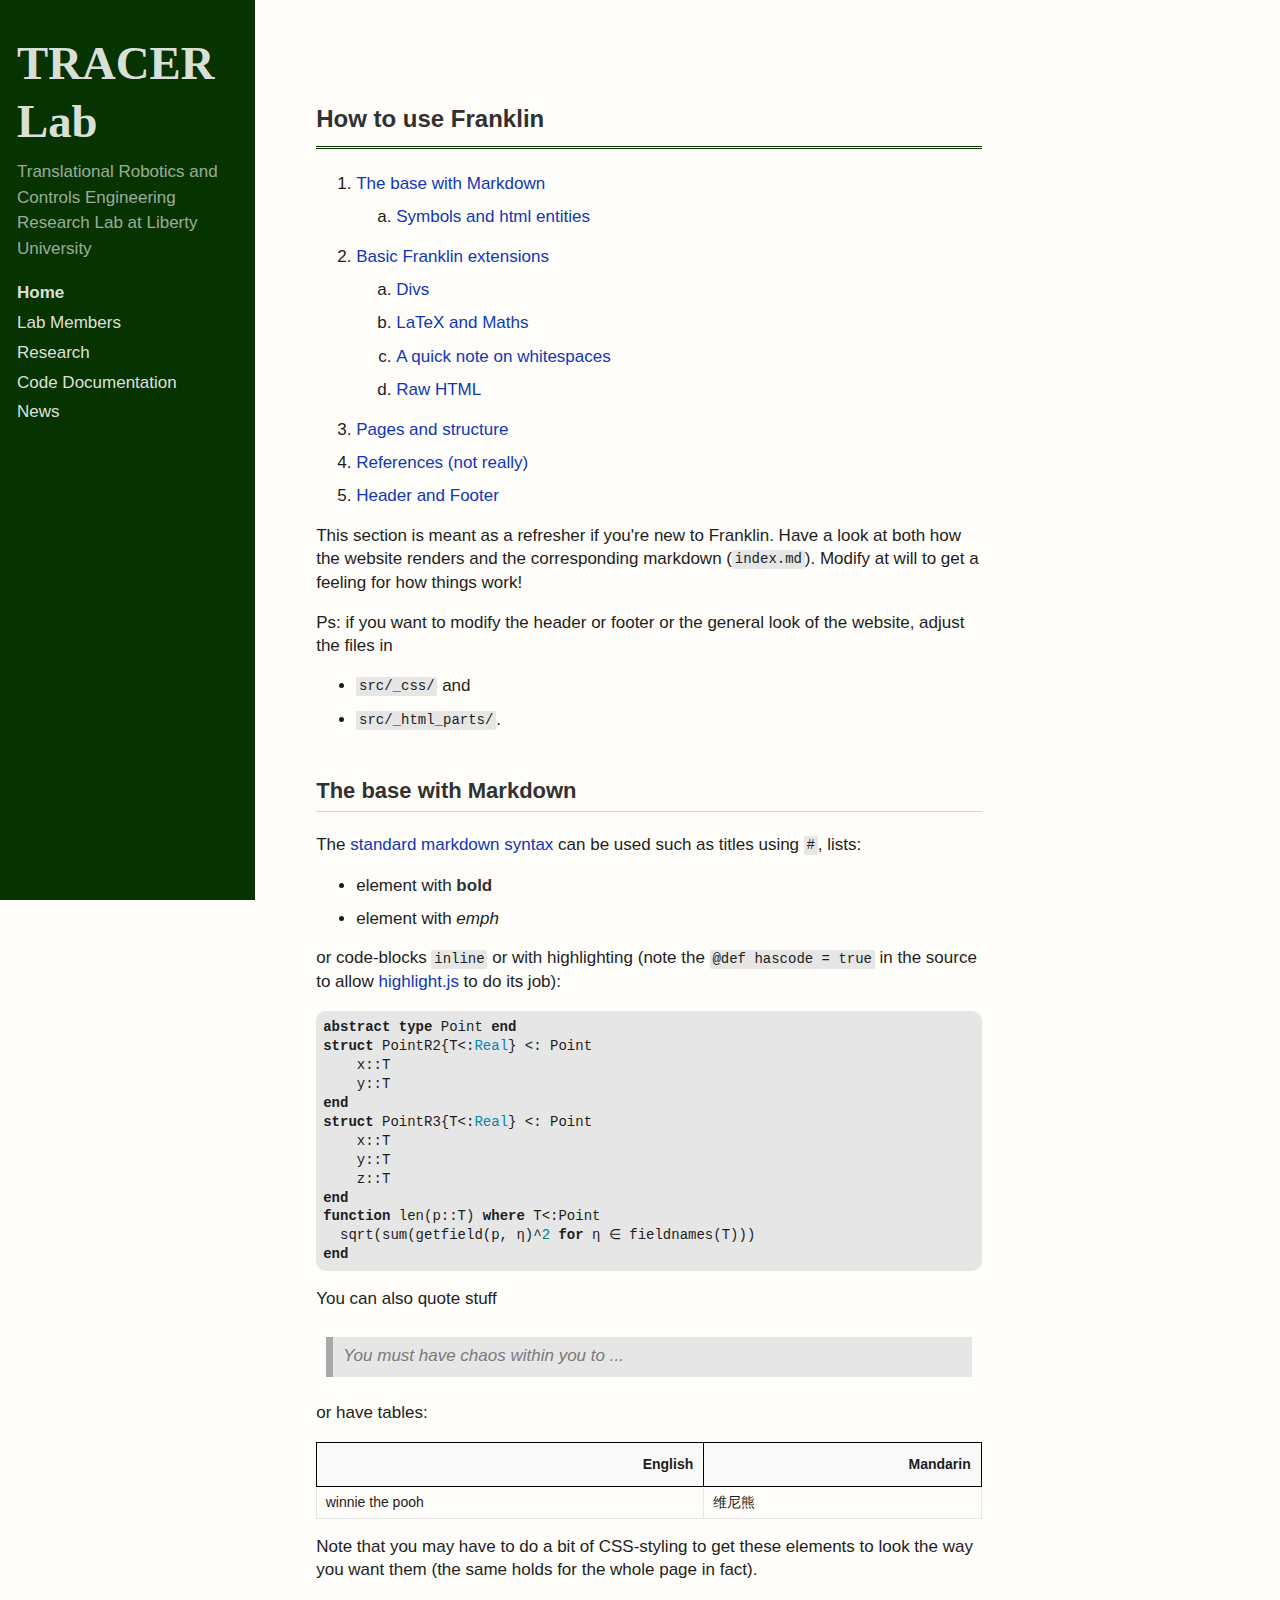
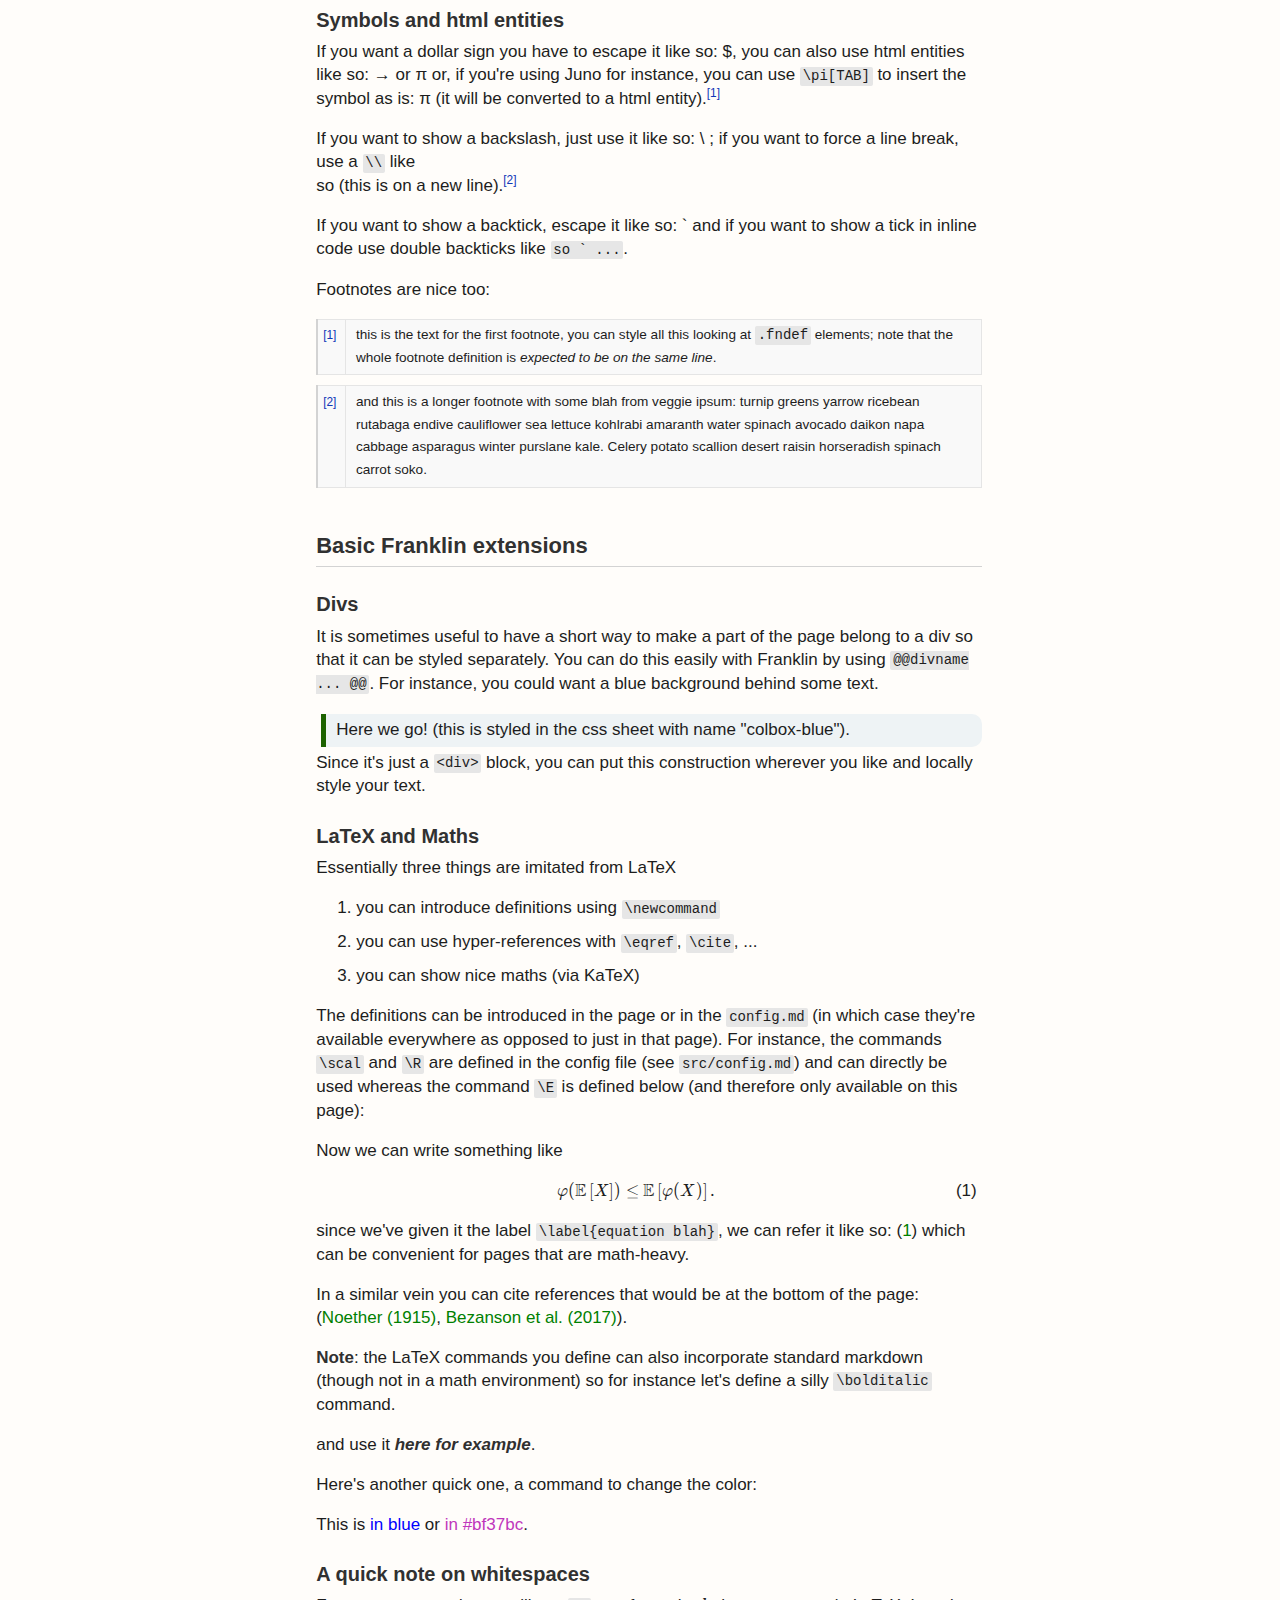
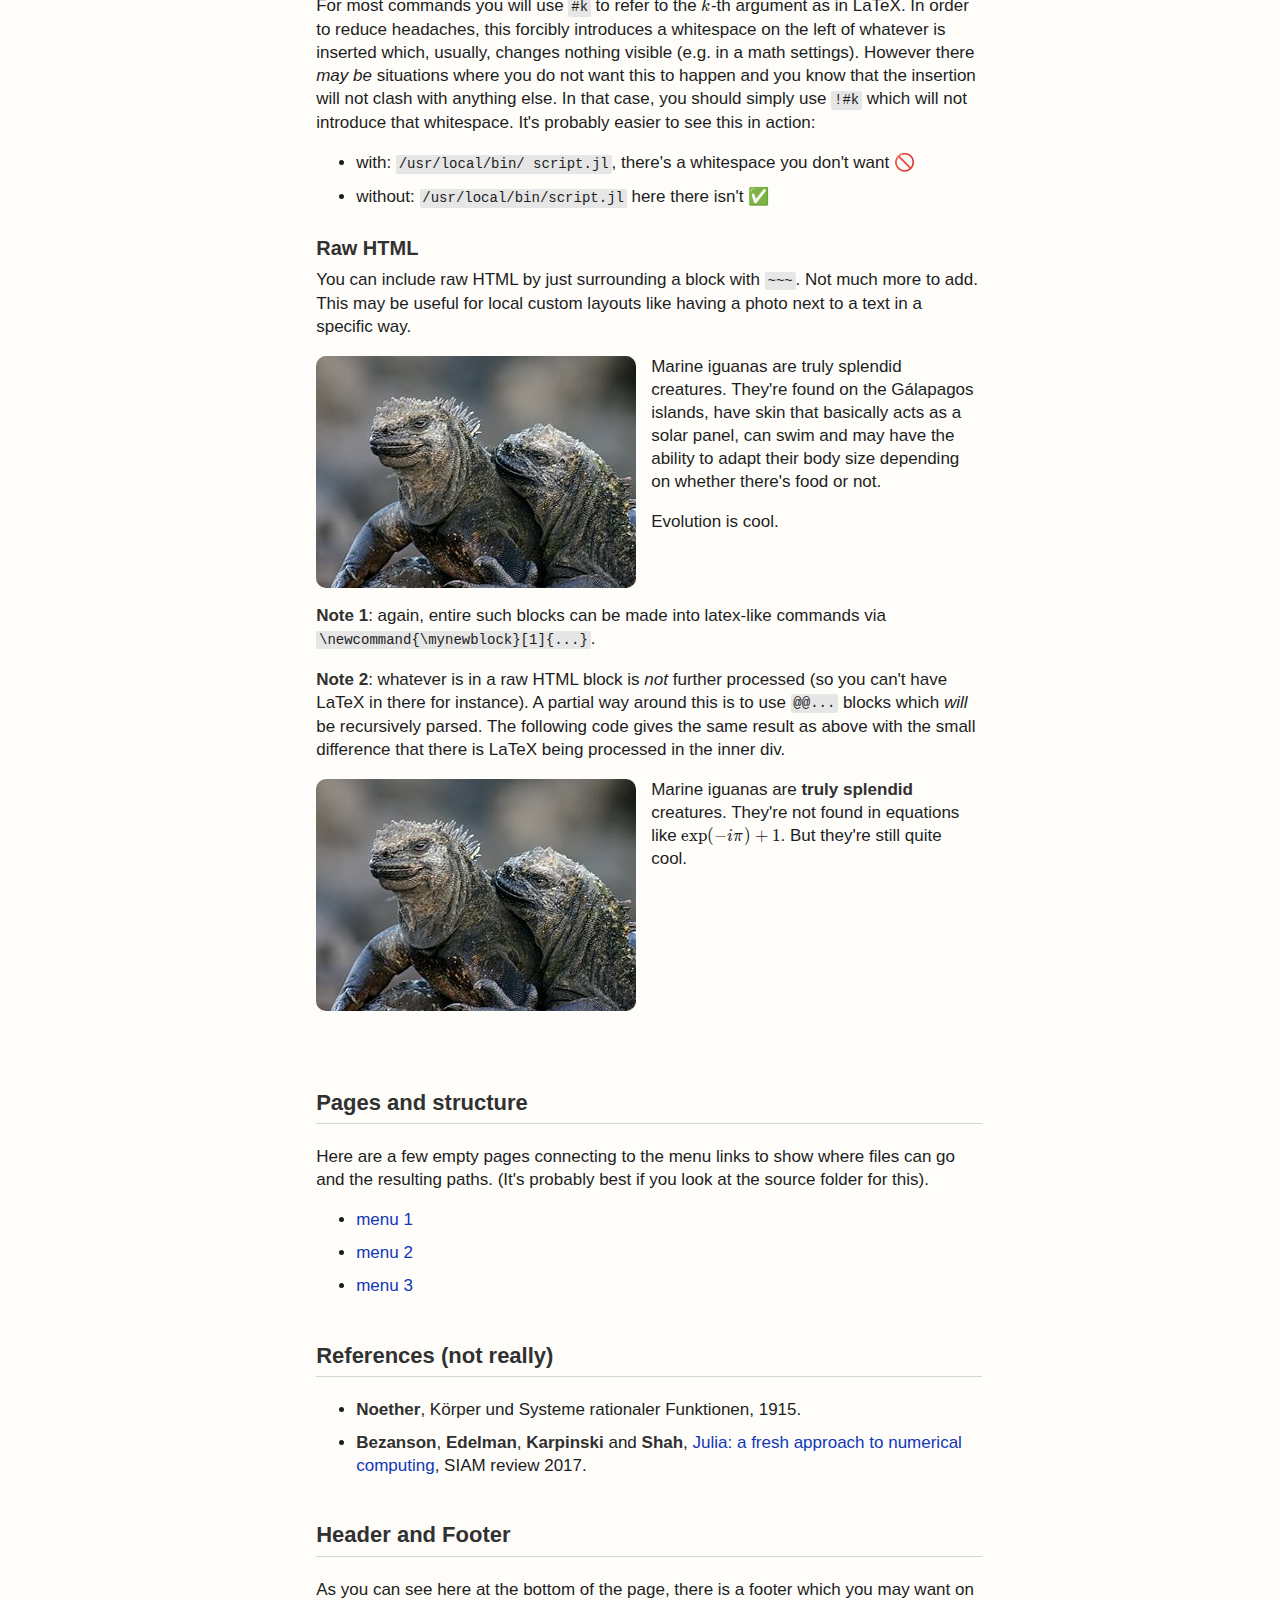
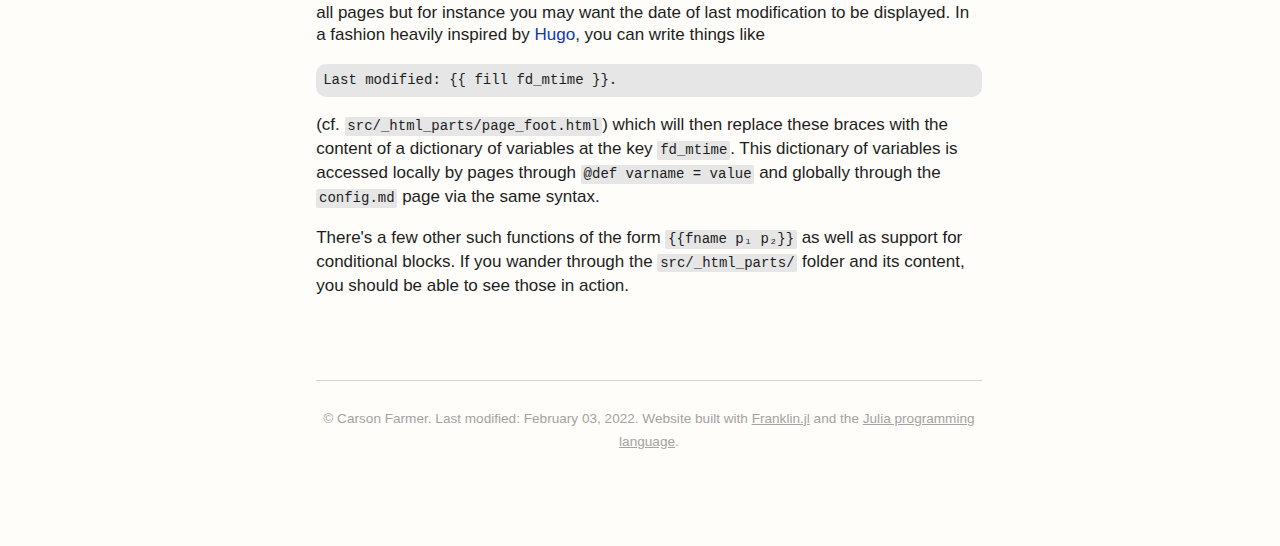
<file: index.html>
<!doctype html> <html lang=en > <meta charset=UTF-8 > <meta name=viewport  content="width=device-width, initial-scale=1"> <link rel=stylesheet  href="/libs/katex/katex.min.css"> <link rel=stylesheet  href="/libs/highlight/github.min.css"> <link rel=stylesheet  href="/css/franklin.css"> <link rel=stylesheet  href="/css/poole_hyde.css"> <style> html {font-size: 17px;} .franklin-content {position: relative; padding-left: 8%; padding-right: 5%; line-height: 1.35em;} @media (min-width: 940px) { .franklin-content {width: 100%; margin-left: auto; margin-right: auto;} } @media (max-width: 768px) { .franklin-content {padding-left: 6%; padding-right: 6%;} } </style> <link rel=icon  href="/assets/favicon.png"> <title>TRACER Lab</title> <div class=sidebar > <div class="container sidebar-sticky"> <div class=sidebar-about > <h1><a href="/">TRACER <br> Lab</a></h1> <p class=lead >Translational Robotics and Controls Engineering Research Lab at Liberty University</p> </div> <nav class=sidebar-nav > <a class="sidebar-nav-item active" href="/">Home</a> <a class="sidebar-nav-item " href="/members/">Lab Members</a> <a class="sidebar-nav-item " href="/research/">Research </a> <a class="sidebar-nav-item " href="/docs/">Code Documentation</a> <a class="sidebar-nav-item " href="/news/">News</a> </nav> </div> </div> <div class="content container"> <div class=franklin-content ><h1 id=how_to_use_franklin ><a href="#how_to_use_franklin" class=header-anchor >How to use Franklin</a></h1> <p><div class=franklin-toc ><ol><li><a href="#the_base_with_markdown">The base with Markdown</a><ol><li><a href="#symbols_and_html_entities">Symbols and html entities</a></ol><li><a href="#basic_franklin_extensions">Basic Franklin extensions</a><ol><li><a href="#divs">Divs</a><li><a href="#latex_and_maths">LaTeX and Maths</a><li><a href="#a_quick_note_on_whitespaces">A quick note on whitespaces</a><li><a href="#raw_html">Raw HTML</a></ol><li><a href="#pages_and_structure">Pages and structure</a><li><a href="#references_not_really">References &#40;not really&#41;</a><li><a href="#header_and_footer">Header and Footer</a></ol></div> </p> <p>This section is meant as a refresher if you&#39;re new to Franklin. Have a look at both how the website renders and the corresponding markdown &#40;<code>index.md</code>&#41;. Modify at will to get a feeling for how things work&#33;</p> <p>Ps: if you want to modify the header or footer or the general look of the website, adjust the files in</p> <ul> <li><p><code>src/_css/</code> and</p> <li><p><code>src/_html_parts/</code>.</p> </ul> <h2 id=the_base_with_markdown ><a href="#the_base_with_markdown" class=header-anchor >The base with Markdown</a></h2> <p>The <a href="https://github.com/adam-p/markdown-here/wiki/Markdown-Cheatsheet">standard markdown syntax</a> can be used such as titles using <code>#</code>, lists:</p> <ul> <li><p>element with <strong>bold</strong></p> <li><p>element with <em>emph</em></p> </ul> <p>or code-blocks <code>inline</code> or with highlighting &#40;note the <code>@def hascode &#61; true</code> in the source to allow <a href="https://highlightjs.org/">highlight.js</a> to do its job&#41;:</p> <pre><code class="julia hljs"><span class=hljs-keyword >abstract type</span> Point <span class=hljs-keyword >end</span>
<span class=hljs-keyword >struct</span> PointR2{T&lt;:<span class=hljs-built_in >Real</span>} &lt;: Point
    x::T
    y::T
<span class=hljs-keyword >end</span>
<span class=hljs-keyword >struct</span> PointR3{T&lt;:<span class=hljs-built_in >Real</span>} &lt;: Point
    x::T
    y::T
    z::T
<span class=hljs-keyword >end</span>
<span class=hljs-keyword >function</span> len(p::T) <span class=hljs-keyword >where</span> T&lt;:Point
  sqrt(sum(getfield(p, η)^<span class=hljs-number >2</span> <span class=hljs-keyword >for</span> η ∈ fieldnames(T)))
<span class=hljs-keyword >end</span></code></pre> <p>You can also quote stuff</p> <blockquote> <p>You must have chaos within you to ...</p> </blockquote> <p>or have tables:</p> <table><tr><th align=right >English<th align=right >Mandarin<tr><td align=right >winnie the pooh<td align=right >维尼熊</table> <p>Note that you may have to do a bit of CSS-styling to get these elements to look the way you want them &#40;the same holds for the whole page in fact&#41;.</p> <h3 id=symbols_and_html_entities ><a href="#symbols_and_html_entities" class=header-anchor >Symbols and html entities</a></h3> <p>If you want a dollar sign you have to escape it like so: &#36;, you can also use html entities like so: &rarr; or &pi; or, if you&#39;re using Juno for instance, you can use <code>\pi&#91;TAB&#93;</code> to insert the symbol as is: π &#40;it will be converted to a html entity&#41;.<sup id="fnref:1"><a href="#fndef:1" class=fnref >[1]</a></sup></p> <p>If you want to show a backslash, just use it like so: &#92; ; if you want to force a line break, use a <code>\\</code> like <br/> so &#40;this is on a new line&#41;.<sup id="fnref:blah"><a href="#fndef:blah" class=fnref >[2]</a></sup></p> <p>If you want to show a backtick, escape it like so: &#96; and if you want to show a tick in inline code use double backticks like <code>so &#96; ...</code>.</p> <p>Footnotes are nice too:</p> <p><table class=fndef  id="fndef:1"> <tr> <td class=fndef-backref ><a href="#fnref:1">[1]</a> <td class=fndef-content >this is the text for the first footnote, you can style all this looking at <code>.fndef</code> elements; note that the whole footnote definition is <em>expected to be on the same line</em>. </table> <table class=fndef  id="fndef:blah"> <tr> <td class=fndef-backref ><a href="#fnref:blah">[2]</a> <td class=fndef-content >and this is a longer footnote with some blah from veggie ipsum: turnip greens yarrow ricebean rutabaga endive cauliflower sea lettuce kohlrabi amaranth water spinach avocado daikon napa cabbage asparagus winter purslane kale. Celery potato scallion desert raisin horseradish spinach carrot soko. </table> </p> <h2 id=basic_franklin_extensions ><a href="#basic_franklin_extensions" class=header-anchor >Basic Franklin extensions</a></h2> <h3 id=divs ><a href="#divs" class=header-anchor >Divs</a></h3> <p>It is sometimes useful to have a short way to make a part of the page belong to a div so that it can be styled separately. You can do this easily with Franklin by using <code>@@divname ... @@</code>. For instance, you could want a blue background behind some text.</p> <div class=colbox-blue >Here we go&#33; &#40;this is styled in the css sheet with name &quot;colbox-blue&quot;&#41;.</div> <p>Since it&#39;s just a <code>&lt;div&gt;</code> block, you can put this construction wherever you like and locally style your text.</p> <h3 id=latex_and_maths ><a href="#latex_and_maths" class=header-anchor >LaTeX and Maths</a></h3> <p>Essentially three things are imitated from LaTeX</p> <ol> <li><p>you can introduce definitions using <code>\newcommand</code></p> <li><p>you can use hyper-references with <code>\eqref</code>, <code>\cite</code>, ...</p> <li><p>you can show nice maths &#40;via KaTeX&#41;</p> </ol> <p>The definitions can be introduced in the page or in the <code>config.md</code> &#40;in which case they&#39;re available everywhere as opposed to just in that page&#41;. For instance, the commands <code>\scal</code> and <code>\R</code> are defined in the config file &#40;see <code>src/config.md</code>&#41; and can directly be used whereas the command <code>\E</code> is defined below &#40;and therefore only available on this page&#41;:</p> <p>Now we can write something like</p> <a id=equation_blah  class=anchor ></a><span class=katex-display ><span class=katex ><span class=katex-mathml ><math xmlns="http://www.w3.org/1998/Math/MathML" display=block ><semantics><mrow><mi>φ</mi><mo stretchy=false >(</mo><mi mathvariant=double-struck >E</mi><mrow><mo fence=true >[</mo><mi>X</mi><mo fence=true >]</mo></mrow><mo stretchy=false >)</mo><mo>≤</mo><mi mathvariant=double-struck >E</mi><mrow><mo fence=true >[</mo><mi>φ</mi><mo stretchy=false >(</mo><mi>X</mi><mo stretchy=false >)</mo><mo fence=true >]</mo></mrow><mi mathvariant=normal >.</mi></mrow><annotation encoding="application/x-tex"> \varphi(\mathbb E\left[ X\right]) \le \mathbb E\left[ \varphi(X)\right]. </annotation></semantics></math></span><span class=katex-html  aria-hidden=true ><span class=base ><span class=strut  style="height:1em;vertical-align:-0.25em;"></span><span class="mord mathnormal">φ</span><span class=mopen >(</span><span class="mord mathbb">E</span><span class=mspace  style="margin-right:0.16666666666666666em;"></span><span class=minner ><span class="mopen delimcenter" style="top:0em;">[</span><span class="mord mathnormal" style="margin-right:0.07847em;">X</span><span class="mclose delimcenter" style="top:0em;">]</span></span><span class=mclose >)</span><span class=mspace  style="margin-right:0.2777777777777778em;"></span><span class=mrel >≤</span><span class=mspace  style="margin-right:0.2777777777777778em;"></span></span><span class=base ><span class=strut  style="height:1em;vertical-align:-0.25em;"></span><span class="mord mathbb">E</span><span class=mspace  style="margin-right:0.16666666666666666em;"></span><span class=minner ><span class="mopen delimcenter" style="top:0em;">[</span><span class="mord mathnormal">φ</span><span class=mopen >(</span><span class="mord mathnormal" style="margin-right:0.07847em;">X</span><span class=mclose >)</span><span class="mclose delimcenter" style="top:0em;">]</span></span><span class=mspace  style="margin-right:0.16666666666666666em;"></span><span class=mord >.</span></span></span></span></span> <p>since we&#39;ve given it the label <code>\label&#123;equation blah&#125;</code>, we can refer it like so: <span class=eqref >(<a href="#equation_blah">1</a>)</span> which can be convenient for pages that are math-heavy.</p> <p>In a similar vein you can cite references that would be at the bottom of the page: <span class=bibref >(<a href="#noether15">Noether (1915)</a>, <a href="#bezanson17">Bezanson et al. (2017)</a>)</span>.</p> <p><strong>Note</strong>: the LaTeX commands you define can also incorporate standard markdown &#40;though not in a math environment&#41; so for instance let&#39;s define a silly <code>\bolditalic</code> command.</p> <p>and use it <em><strong>here for example</strong></em>.</p> <p>Here&#39;s another quick one, a command to change the color:</p> <p>This is <span style="color: blue">in blue</span> or <span style="color: #bf37bc">in #bf37bc</span>.</p> <h3 id=a_quick_note_on_whitespaces ><a href="#a_quick_note_on_whitespaces" class=header-anchor >A quick note on whitespaces</a></h3> <p>For most commands you will use <code>#k</code> to refer to the <span class=katex ><span class=katex-mathml ><math xmlns="http://www.w3.org/1998/Math/MathML"><semantics><mrow><mi>k</mi></mrow><annotation encoding="application/x-tex">k</annotation></semantics></math></span><span class=katex-html  aria-hidden=true ><span class=base ><span class=strut  style="height:0.69444em;vertical-align:0em;"></span><span class="mord mathnormal" style="margin-right:0.03148em;">k</span></span></span></span>-th argument as in LaTeX. In order to reduce headaches, this forcibly introduces a whitespace on the left of whatever is inserted which, usually, changes nothing visible &#40;e.g. in a math settings&#41;. However there <em>may be</em> situations where you do not want this to happen and you know that the insertion will not clash with anything else. In that case, you should simply use <code>&#33;#k</code> which will not introduce that whitespace. It&#39;s probably easier to see this in action:</p> <ul> <li><p>with: <code>/usr/local/bin/ script.jl</code>, there&#39;s a whitespace you don&#39;t want 🚫</p> <li><p>without: <code>/usr/local/bin/script.jl</code> here there isn&#39;t ✅</p> </ul> <h3 id=raw_html ><a href="#raw_html" class=header-anchor >Raw HTML</a></h3> <p>You can include raw HTML by just surrounding a block with <code>~~~</code>. Not much more to add. This may be useful for local custom layouts like having a photo next to a text in a specific way.</p> <div class=row > <div class=container > <img class=left  src="/assets/rndimg.jpg"> <p> Marine iguanas are truly splendid creatures. They're found on the Gálapagos islands, have skin that basically acts as a solar panel, can swim and may have the ability to adapt their body size depending on whether there's food or not. </p> <p> Evolution is cool. </p> <div style="clear: both"></div> </div> </div> <p><strong>Note 1</strong>: again, entire such blocks can be made into latex-like commands via <code>\newcommand&#123;\mynewblock&#125;&#91;1&#93;&#123;...&#125;</code>.</p> <p><strong>Note 2</strong>: whatever is in a raw HTML block is <em>not</em> further processed &#40;so you can&#39;t have LaTeX in there for instance&#41;. A partial way around this is to use <code>@@...</code> blocks which <em>will</em> be recursively parsed. The following code gives the same result as above with the small difference that there is LaTeX being processed in the inner div.</p> <div class=row ><div class=container ><div class=left ><img src="/assets/rndimg.jpg" alt="" /></div></div> <p>Marine iguanas are <strong>truly splendid</strong> creatures. They&#39;re not found in equations like <span class=katex ><span class=katex-mathml ><math xmlns="http://www.w3.org/1998/Math/MathML"><semantics><mrow><mi>exp</mi><mo>⁡</mo><mo stretchy=false >(</mo><mo>−</mo><mi>i</mi><mi>π</mi><mo stretchy=false >)</mo><mo>+</mo><mn>1</mn></mrow><annotation encoding="application/x-tex">\exp(-i\pi)+1</annotation></semantics></math></span><span class=katex-html  aria-hidden=true ><span class=base ><span class=strut  style="height:1em;vertical-align:-0.25em;"></span><span class=mop >exp</span><span class=mopen >(</span><span class=mord >−</span><span class="mord mathnormal" style="margin-right:0.03588em;">iπ</span><span class=mclose >)</span><span class=mspace  style="margin-right:0.2222222222222222em;"></span><span class=mbin >+</span><span class=mspace  style="margin-right:0.2222222222222222em;"></span></span><span class=base ><span class=strut  style="height:0.64444em;vertical-align:0em;"></span><span class=mord >1</span></span></span></span>. But they&#39;re still quite cool. <div style="clear: both"></div> </p></div> <h2 id=pages_and_structure ><a href="#pages_and_structure" class=header-anchor >Pages and structure</a></h2> <p>Here are a few empty pages connecting to the menu links to show where files can go and the resulting paths. &#40;It&#39;s probably best if you look at the source folder for this&#41;.</p> <ul> <li><p><a href="/menu1/">menu 1</a></p> <li><p><a href="/menu2/">menu 2</a></p> <li><p><a href="/menu3/">menu 3</a></p> </ul> <h2 id=references_not_really ><a href="#references_not_really" class=header-anchor >References &#40;not really&#41;</a></h2> <ul> <li><p><a id=noether15  class=anchor ></a><strong>Noether</strong>, Körper und Systeme rationaler Funktionen, 1915.</p> <li><p><a id=bezanson17  class=anchor ></a><strong>Bezanson</strong>, <strong>Edelman</strong>, <strong>Karpinski</strong> and <strong>Shah</strong>, <a href="https://julialang.org/research/julia-fresh-approach-BEKS.pdf">Julia: a fresh approach to numerical computing</a>, SIAM review 2017.</p> </ul> <h2 id=header_and_footer ><a href="#header_and_footer" class=header-anchor >Header and Footer</a></h2> <p>As you can see here at the bottom of the page, there is a footer which you may want on all pages but for instance you may want the date of last modification to be displayed. In a fashion heavily inspired by <a href="https://gohugo.io">Hugo</a>, you can write things like</p> <pre><code class="html hljs">Last modified: {{ fill fd_mtime }}.</code></pre>
<p>&#40;cf. <code>src/_html_parts/page_foot.html</code>&#41; which will then replace these braces with the content of a dictionary of variables at the key <code>fd_mtime</code>. This dictionary of variables is accessed locally by pages through <code>@def varname &#61; value</code> and globally through the <code>config.md</code> page via the same syntax.</p>
<p>There&#39;s a few other such functions of the form <code>&#123;&#123;fname p₁ p₂&#125;&#125;</code> as well as support for conditional blocks. If you wander through the <code>src/_html_parts/</code> folder and its content, you should be able to see those in action.</p>
<div class=page-foot >
  <div class=copyright >
    &copy; Carson Farmer. Last modified: February 03, 2022. Website built with <a href="https://github.com/tlienart/Franklin.jl">Franklin.jl</a> and the <a href="https://julialang.org">Julia programming language</a>.
  </div>
</div>
</div>
    </div>
</file>
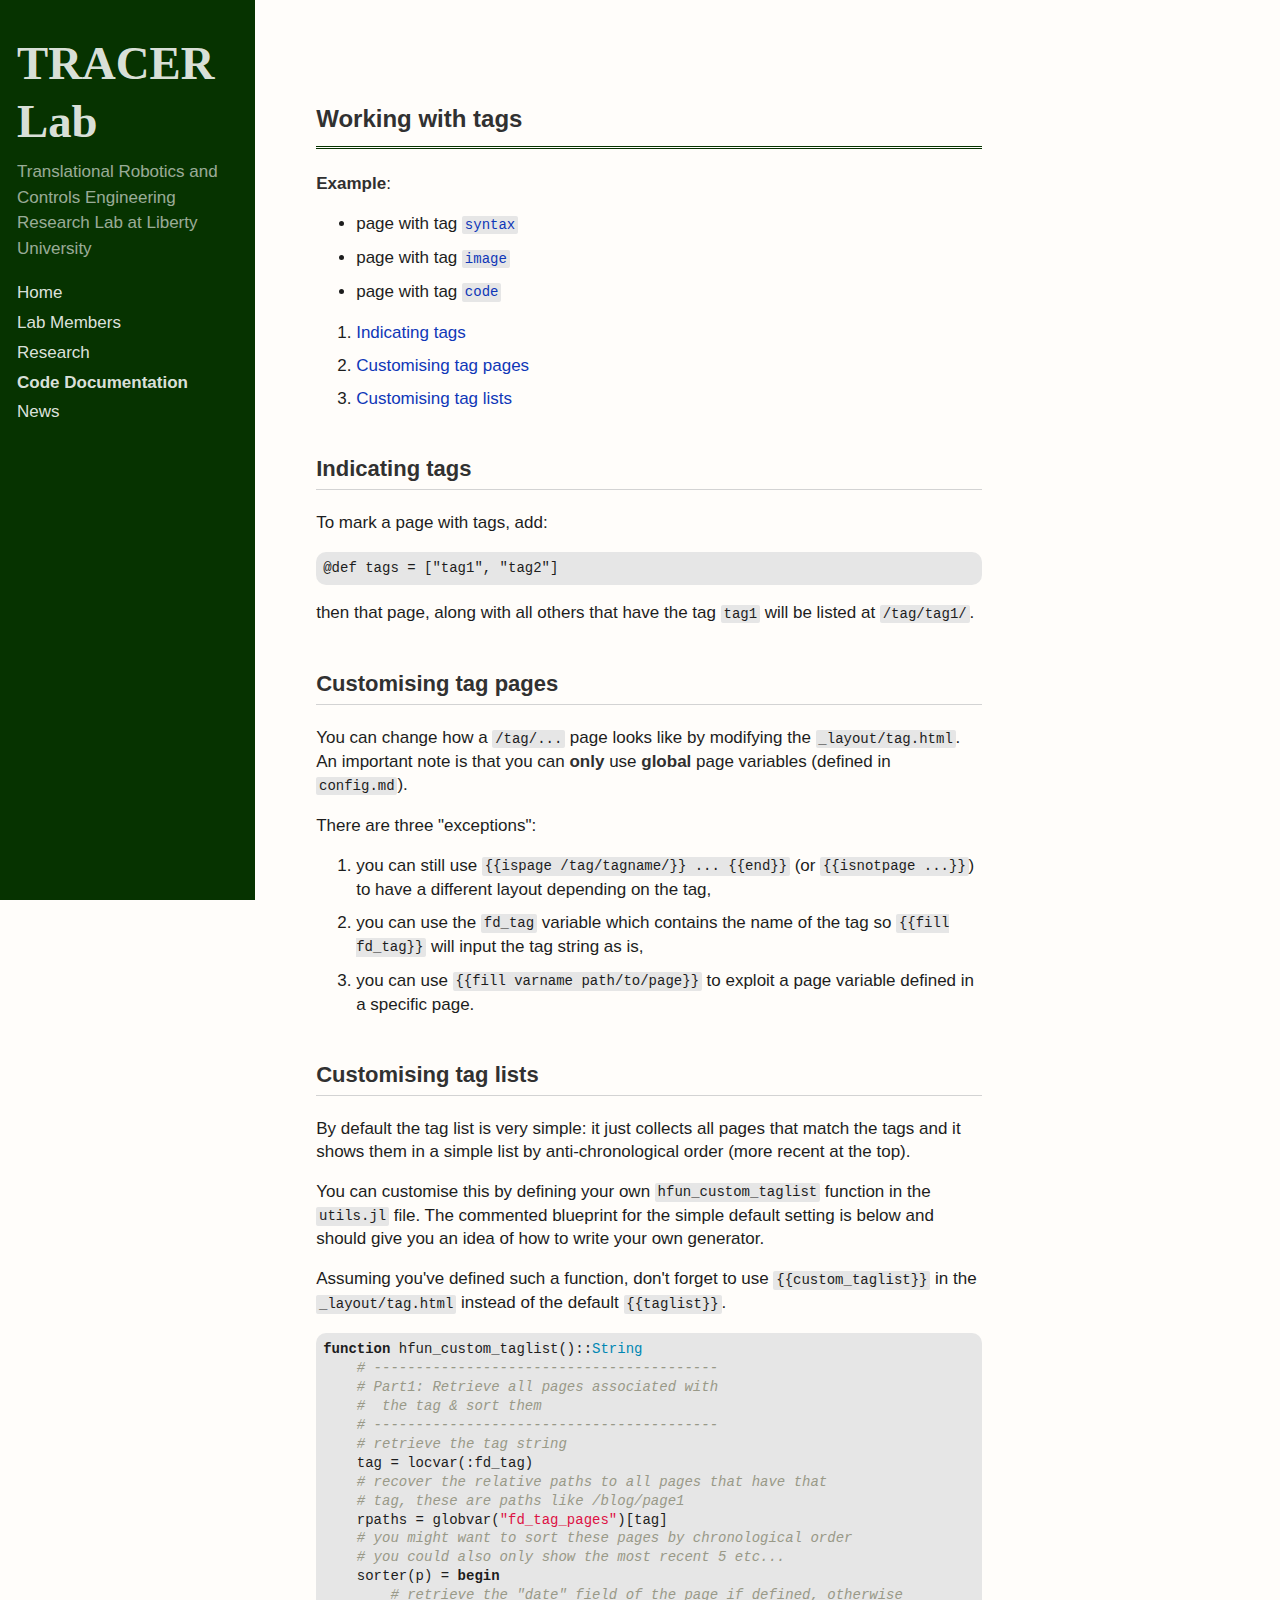
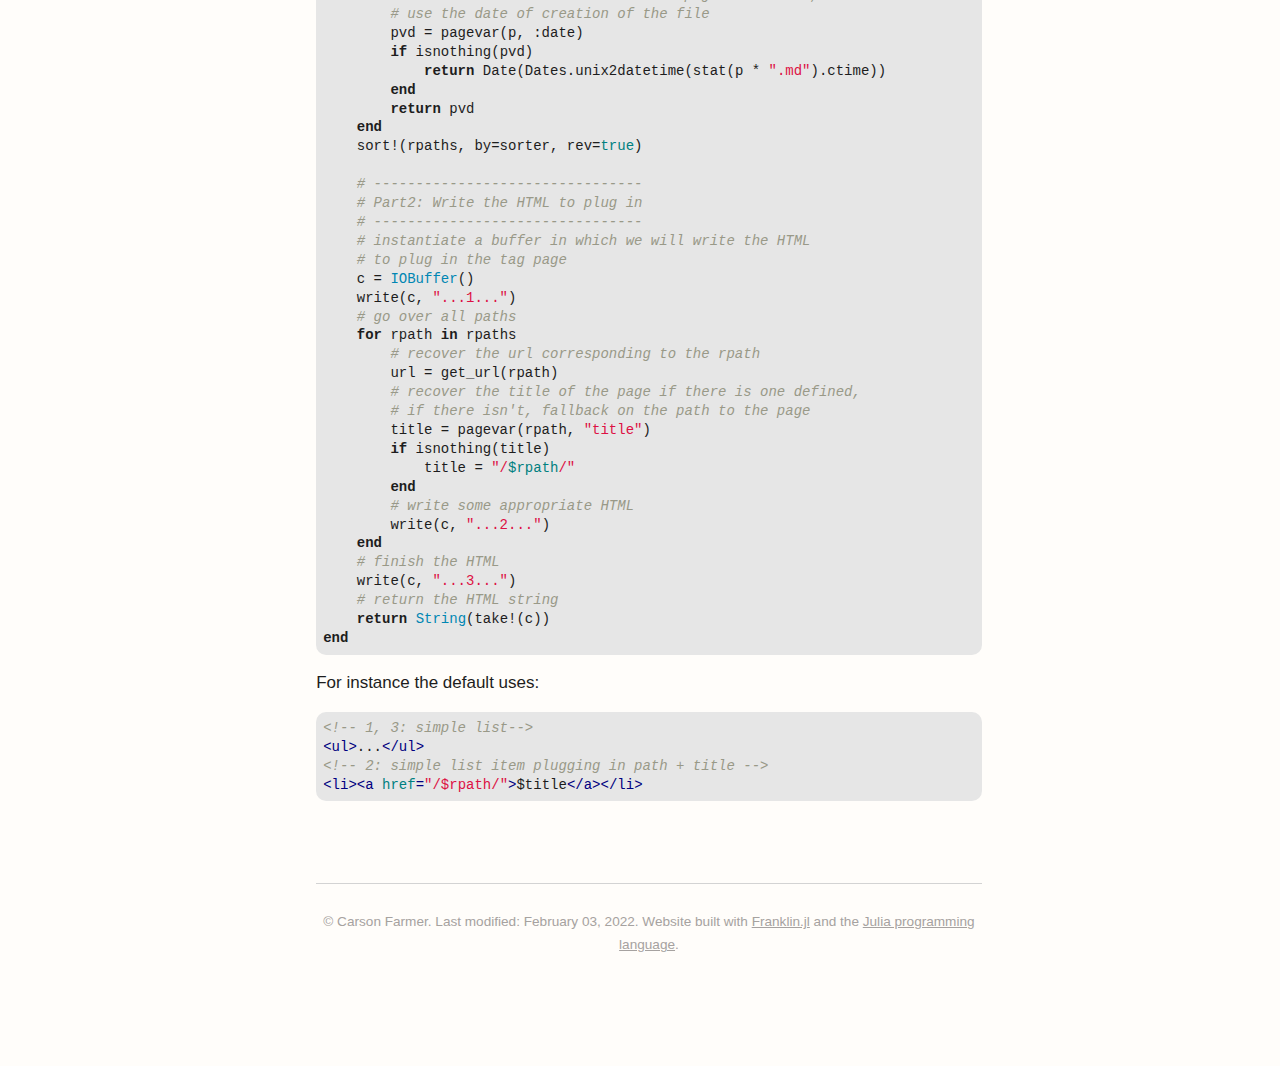
<file: docs/index.html>
<!doctype html> <html lang=en > <meta charset=UTF-8 > <meta name=viewport  content="width=device-width, initial-scale=1"> <link rel=stylesheet  href="/libs/highlight/github.min.css"> <link rel=stylesheet  href="/css/franklin.css"> <link rel=stylesheet  href="/css/poole_hyde.css"> <style> html {font-size: 17px;} .franklin-content {position: relative; padding-left: 8%; padding-right: 5%; line-height: 1.35em;} @media (min-width: 940px) { .franklin-content {width: 100%; margin-left: auto; margin-right: auto;} } @media (max-width: 768px) { .franklin-content {padding-left: 6%; padding-right: 6%;} } </style> <link rel=icon  href="/assets/favicon.png"> <title>Menu 3</title> <div class=sidebar > <div class="container sidebar-sticky"> <div class=sidebar-about > <h1><a href="/">TRACER <br> Lab</a></h1> <p class=lead >Translational Robotics and Controls Engineering Research Lab at Liberty University</p> </div> <nav class=sidebar-nav > <a class="sidebar-nav-item " href="/">Home</a> <a class="sidebar-nav-item " href="/members/">Lab Members</a> <a class="sidebar-nav-item " href="/research/">Research </a> <a class="sidebar-nav-item active" href="/docs/">Code Documentation</a> <a class="sidebar-nav-item " href="/news/">News</a> </nav> </div> </div> <div class="content container"> <div class=franklin-content ><h1 id=working_with_tags ><a href="#working_with_tags" class=header-anchor >Working with tags</a></h1> <p><strong>Example</strong>:</p> <ul> <li><p>page with tag <a href="/tag/syntax/"><code>syntax</code></a></p> <li><p>page with tag <a href="/tag/image/"><code>image</code></a></p> <li><p>page with tag <a href="/tag/code/"><code>code</code></a></p> </ul> <div class=franklin-toc ><ol><li><a href="#indicating_tags">Indicating tags</a><li><a href="#customising_tag_pages">Customising tag pages</a><li><a href="#customising_tag_lists">Customising tag lists</a></ol></div> <h2 id=indicating_tags ><a href="#indicating_tags" class=header-anchor >Indicating tags</a></h2> <p>To mark a page with tags, add:</p> <pre><code class="markdown hljs">@def tags = [&quot;tag1&quot;, &quot;tag2&quot;]</code></pre>
<p>then that page, along with all others that have the tag <code>tag1</code> will be listed at <code>/tag/tag1/</code>.</p>
<h2 id=customising_tag_pages ><a href="#customising_tag_pages" class=header-anchor >Customising tag pages</a></h2>
<p>You can change how a <code>/tag/...</code> page looks like by modifying the <code>_layout/tag.html</code>. An important note is that you can <strong>only</strong> use <strong>global</strong> page variables &#40;defined in <code>config.md</code>&#41;.</p>
<p>There are three &quot;exceptions&quot;:</p>
<ol>
<li><p>you can still use <code>&#123;&#123;ispage /tag/tagname/&#125;&#125; ... &#123;&#123;end&#125;&#125;</code> &#40;or <code>&#123;&#123;isnotpage ...&#125;&#125;</code>&#41; to have a different layout depending on the tag,</p>

<li><p>you can use the <code>fd_tag</code> variable which contains the  name of the tag so <code>&#123;&#123;fill fd_tag&#125;&#125;</code> will input the tag string as is,</p>

<li><p>you can use <code>&#123;&#123;fill varname path/to/page&#125;&#125;</code> to exploit a page variable defined in a specific page.</p>

</ol>
<h2 id=customising_tag_lists ><a href="#customising_tag_lists" class=header-anchor >Customising tag lists</a></h2>
<p>By default the tag list is very simple: it just collects all pages that match the tags and it shows them in a simple list by anti-chronological order &#40;more recent at the top&#41;.</p>
<p>You can customise this by defining your own <code>hfun_custom_taglist</code> function in the <code>utils.jl</code> file. The commented blueprint for the simple default setting is below and should give you an idea of how to  write your own generator.</p>
<p>Assuming you&#39;ve defined such a function, don&#39;t forget to use <code>&#123;&#123;custom_taglist&#125;&#125;</code> in the <code>_layout/tag.html</code> instead of the default <code>&#123;&#123;taglist&#125;&#125;</code>.</p>
<pre><code class="julia hljs"><span class=hljs-keyword >function</span> hfun_custom_taglist()::<span class=hljs-built_in >String</span>
    <span class=hljs-comment ># -----------------------------------------</span>
    <span class=hljs-comment ># Part1: Retrieve all pages associated with</span>
    <span class=hljs-comment >#  the tag &amp; sort them</span>
    <span class=hljs-comment ># -----------------------------------------</span>
    <span class=hljs-comment ># retrieve the tag string</span>
    tag = locvar(:fd_tag)
    <span class=hljs-comment ># recover the relative paths to all pages that have that</span>
    <span class=hljs-comment ># tag, these are paths like /blog/page1</span>
    rpaths = globvar(<span class=hljs-string >&quot;fd_tag_pages&quot;</span>)[tag]
    <span class=hljs-comment ># you might want to sort these pages by chronological order</span>
    <span class=hljs-comment ># you could also only show the most recent 5 etc...</span>
    sorter(p) = <span class=hljs-keyword >begin</span>
        <span class=hljs-comment ># retrieve the &quot;date&quot; field of the page if defined, otherwise</span>
        <span class=hljs-comment ># use the date of creation of the file</span>
        pvd = pagevar(p, :date)
        <span class=hljs-keyword >if</span> isnothing(pvd)
            <span class=hljs-keyword >return</span> Date(Dates.unix2datetime(stat(p * <span class=hljs-string >&quot;.md&quot;</span>).ctime))
        <span class=hljs-keyword >end</span>
        <span class=hljs-keyword >return</span> pvd
    <span class=hljs-keyword >end</span>
    sort!(rpaths, by=sorter, rev=<span class=hljs-literal >true</span>)

    <span class=hljs-comment ># --------------------------------</span>
    <span class=hljs-comment ># Part2: Write the HTML to plug in</span>
    <span class=hljs-comment ># --------------------------------</span>
    <span class=hljs-comment ># instantiate a buffer in which we will write the HTML</span>
    <span class=hljs-comment ># to plug in the tag page</span>
    c = <span class=hljs-built_in >IOBuffer</span>()
    write(c, <span class=hljs-string >&quot;...1...&quot;</span>)
    <span class=hljs-comment ># go over all paths</span>
    <span class=hljs-keyword >for</span> rpath <span class=hljs-keyword >in</span> rpaths
        <span class=hljs-comment ># recover the url corresponding to the rpath</span>
        url = get_url(rpath)
        <span class=hljs-comment ># recover the title of the page if there is one defined,</span>
        <span class=hljs-comment ># if there isn&#x27;t, fallback on the path to the page</span>
        title = pagevar(rpath, <span class=hljs-string >&quot;title&quot;</span>)
        <span class=hljs-keyword >if</span> isnothing(title)
            title = <span class=hljs-string >&quot;/<span class=hljs-variable >$rpath</span>/&quot;</span>
        <span class=hljs-keyword >end</span>
        <span class=hljs-comment ># write some appropriate HTML</span>
        write(c, <span class=hljs-string >&quot;...2...&quot;</span>)
    <span class=hljs-keyword >end</span>
    <span class=hljs-comment ># finish the HTML</span>
    write(c, <span class=hljs-string >&quot;...3...&quot;</span>)
    <span class=hljs-comment ># return the HTML string</span>
    <span class=hljs-keyword >return</span> <span class=hljs-built_in >String</span>(take!(c))
<span class=hljs-keyword >end</span></code></pre>
<p>For instance the default uses:</p>
<pre><code class="html hljs"><span class=hljs-comment >&lt;!-- 1, 3: simple list--&gt;</span>
<span class=hljs-tag >&lt;<span class=hljs-name >ul</span>&gt;</span>...<span class=hljs-tag >&lt;/<span class=hljs-name >ul</span>&gt;</span>
<span class=hljs-comment >&lt;!-- 2: simple list item plugging in path + title --&gt;</span>
<span class=hljs-tag >&lt;<span class=hljs-name >li</span>&gt;</span><span class=hljs-tag >&lt;<span class=hljs-name >a</span> <span class=hljs-attr >href</span>=<span class=hljs-string >&quot;/$rpath/&quot;</span>&gt;</span>$title<span class=hljs-tag >&lt;/<span class=hljs-name >a</span>&gt;</span><span class=hljs-tag >&lt;/<span class=hljs-name >li</span>&gt;</span></code></pre>
<div class=page-foot >
  <div class=copyright >
    &copy; Carson Farmer. Last modified: February 03, 2022. Website built with <a href="https://github.com/tlienart/Franklin.jl">Franklin.jl</a> and the <a href="https://julialang.org">Julia programming language</a>.
  </div>
</div>
</div>
    </div>
</file>
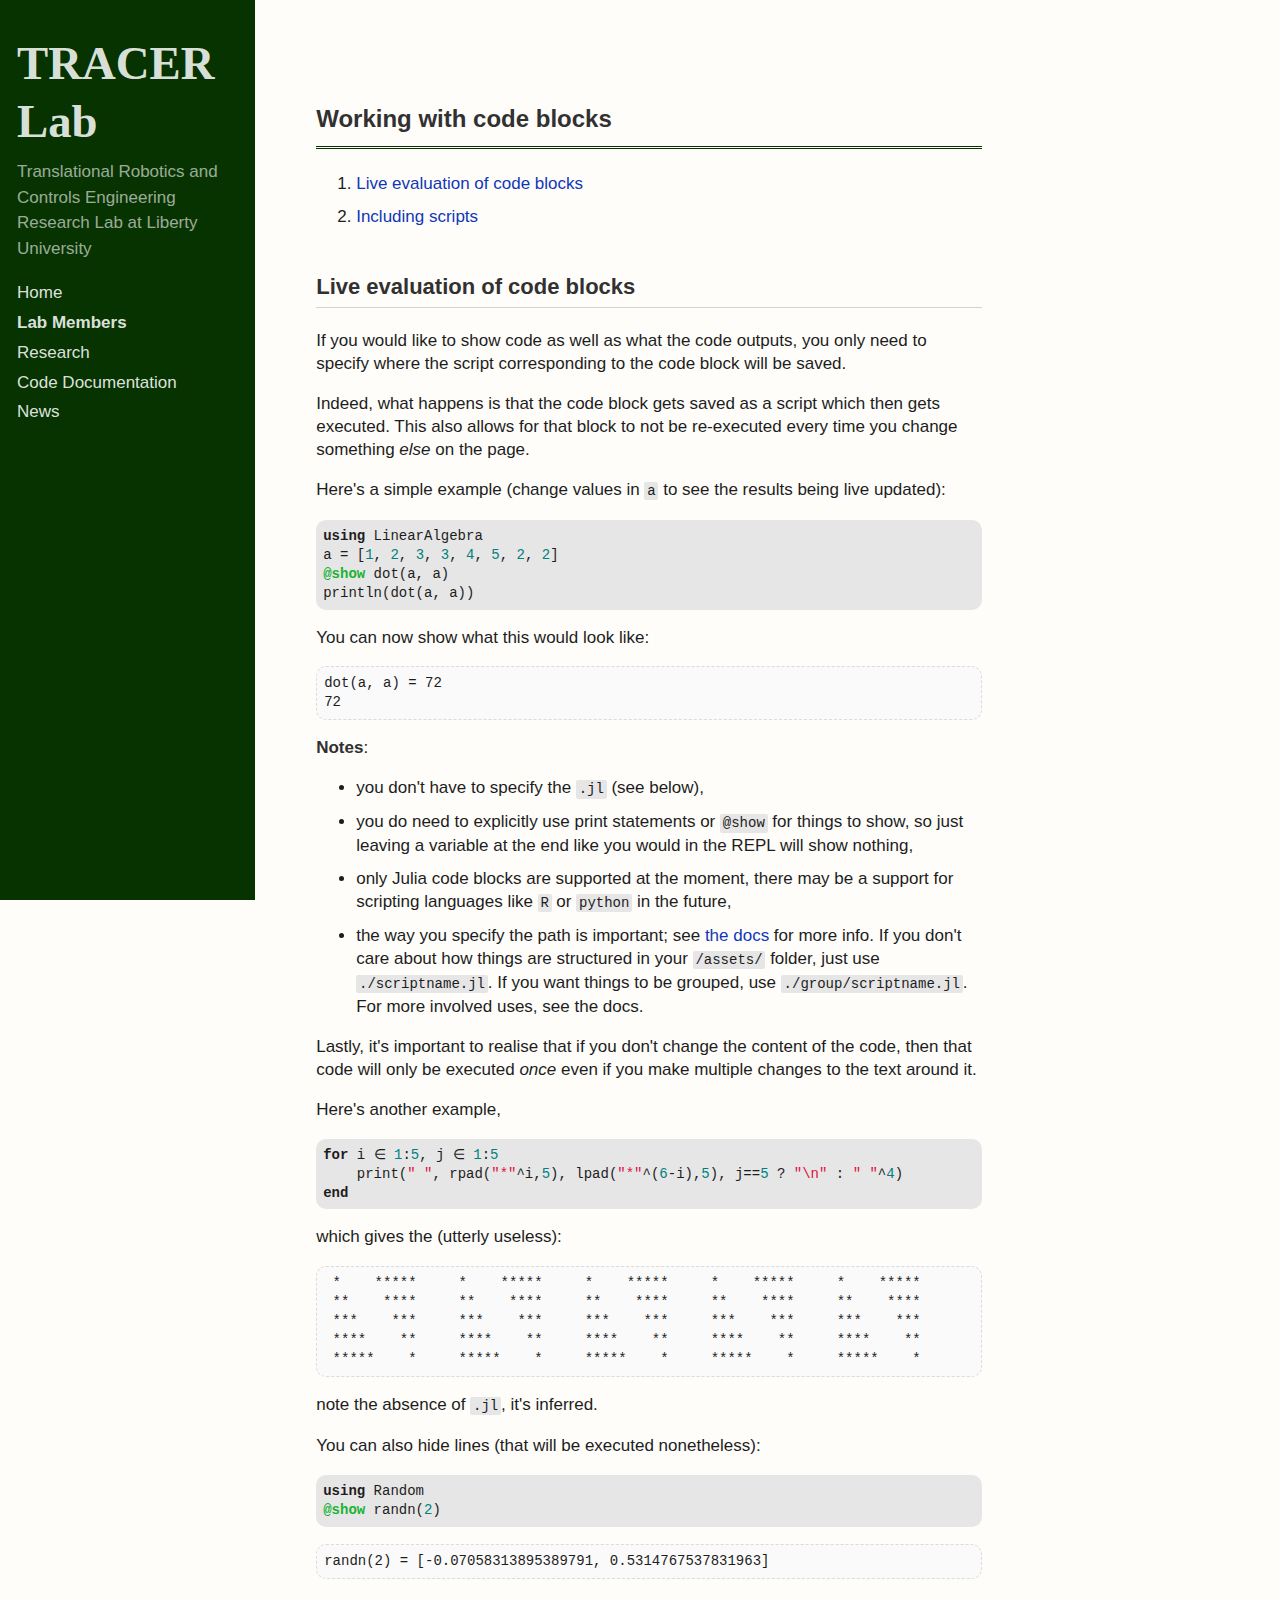
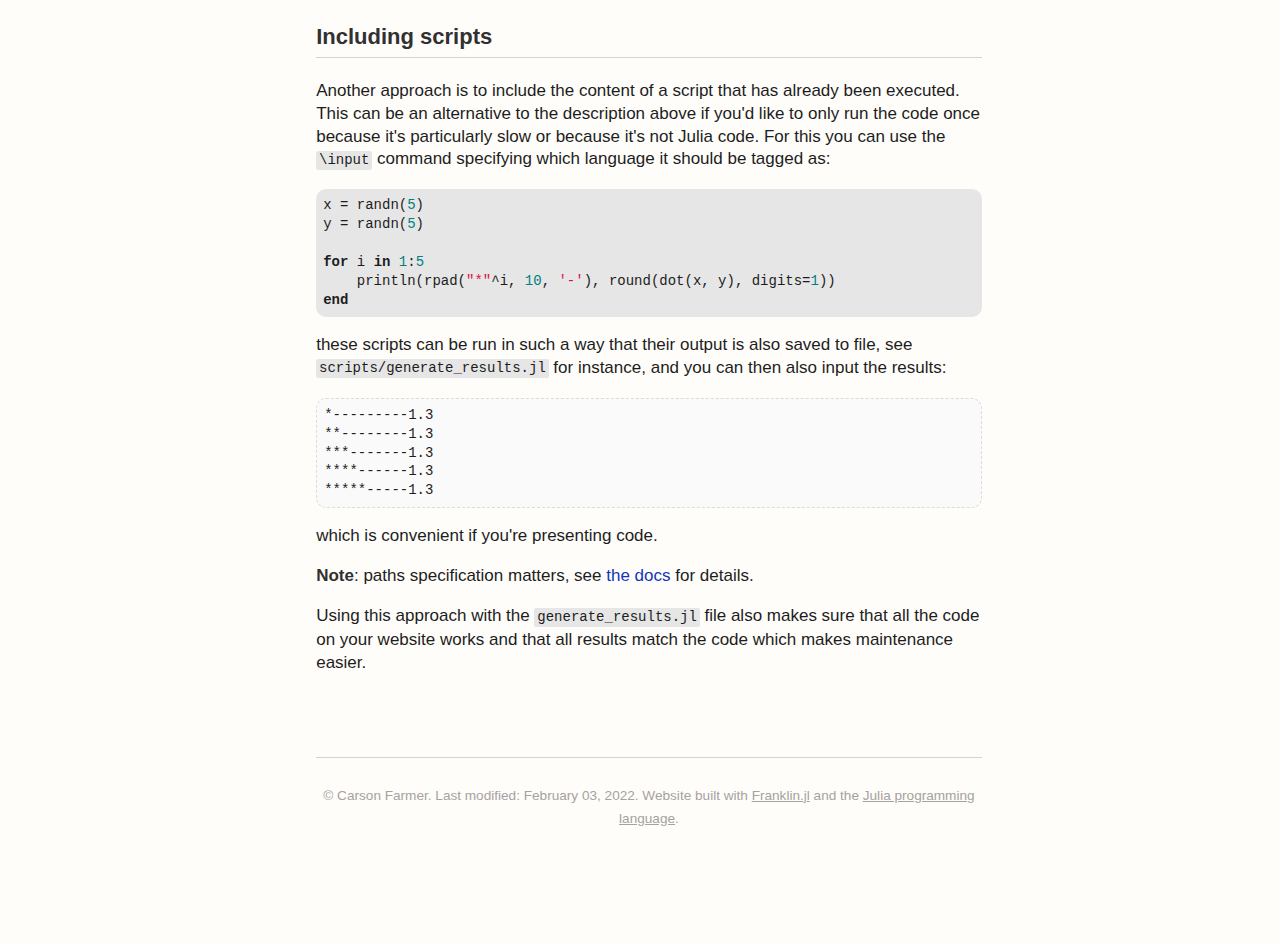
<file: members/index.html>
<!doctype html> <html lang=en > <meta charset=UTF-8 > <meta name=viewport  content="width=device-width, initial-scale=1"> <link rel=stylesheet  href="/libs/highlight/github.min.css"> <link rel=stylesheet  href="/css/franklin.css"> <link rel=stylesheet  href="/css/poole_hyde.css"> <style> html {font-size: 17px;} .franklin-content {position: relative; padding-left: 8%; padding-right: 5%; line-height: 1.35em;} @media (min-width: 940px) { .franklin-content {width: 100%; margin-left: auto; margin-right: auto;} } @media (max-width: 768px) { .franklin-content {padding-left: 6%; padding-right: 6%;} } </style> <link rel=icon  href="/assets/favicon.png"> <title>Lab Members</title> <div class=sidebar > <div class="container sidebar-sticky"> <div class=sidebar-about > <h1><a href="/">TRACER <br> Lab</a></h1> <p class=lead >Translational Robotics and Controls Engineering Research Lab at Liberty University</p> </div> <nav class=sidebar-nav > <a class="sidebar-nav-item " href="/">Home</a> <a class="sidebar-nav-item active" href="/members/">Lab Members</a> <a class="sidebar-nav-item " href="/research/">Research </a> <a class="sidebar-nav-item " href="/docs/">Code Documentation</a> <a class="sidebar-nav-item " href="/news/">News</a> </nav> </div> </div> <div class="content container"> <div class=franklin-content > <h1 id=working_with_code_blocks ><a href="#working_with_code_blocks" class=header-anchor >Working with code blocks</a></h1> <div class=franklin-toc ><ol><li><a href="#live_evaluation_of_code_blocks">Live evaluation of code blocks</a><li><a href="#including_scripts">Including scripts</a></ol></div> <h2 id=live_evaluation_of_code_blocks ><a href="#live_evaluation_of_code_blocks" class=header-anchor >Live evaluation of code blocks</a></h2> <p>If you would like to show code as well as what the code outputs, you only need to specify where the script corresponding to the code block will be saved.</p> <p>Indeed, what happens is that the code block gets saved as a script which then gets executed. This also allows for that block to not be re-executed every time you change something <em>else</em> on the page.</p> <p>Here&#39;s a simple example &#40;change values in <code>a</code> to see the results being live updated&#41;:</p> <pre><code class=language-julia >using LinearAlgebra
a &#61; &#91;1, 2, 3, 3, 4, 5, 2, 2&#93;
@show dot&#40;a, a&#41;
println&#40;dot&#40;a, a&#41;&#41;</code></pre> <p>You can now show what this would look like:</p> <pre><code class="plaintext code-output">dot(a, a) = 72
72
</code></pre> <p><strong>Notes</strong>:</p> <ul> <li><p>you don&#39;t have to specify the <code>.jl</code> &#40;see below&#41;,</p> <li><p>you do need to explicitly use print statements or <code>@show</code> for things to show, so just leaving a variable at the end like you would in the REPL will show nothing,</p> <li><p>only Julia code blocks are supported at the moment, there may be a support for scripting languages like <code>R</code> or <code>python</code> in the future,</p> <li><p>the way you specify the path is important; see <a href="https://tlienart.github.io/franklindocs/code/index.html#more_on_paths">the docs</a> for more info. If you don&#39;t care about how things are structured in your <code>/assets/</code> folder, just use <code>./scriptname.jl</code>. If you want things to be grouped, use <code>./group/scriptname.jl</code>. For more involved uses, see the docs.</p> </ul> <p>Lastly, it&#39;s important to realise that if you don&#39;t change the content of the code, then that code will only be executed <em>once</em> even if you make multiple changes to the text around it.</p> <p>Here&#39;s another example,</p> <pre><code class=language-julia >for i ∈ 1:5, j ∈ 1:5
    print&#40;&quot; &quot;, rpad&#40;&quot;*&quot;^i,5&#41;, lpad&#40;&quot;*&quot;^&#40;6-i&#41;,5&#41;, j&#61;&#61;5 ? &quot;\n&quot; : &quot; &quot;^4&#41;
end</code></pre> <p>which gives the &#40;utterly useless&#41;:</p> <pre><code class="plaintext code-output"> *    *****     *    *****     *    *****     *    *****     *    *****
 **    ****     **    ****     **    ****     **    ****     **    ****
 ***    ***     ***    ***     ***    ***     ***    ***     ***    ***
 ****    **     ****    **     ****    **     ****    **     ****    **
 *****    *     *****    *     *****    *     *****    *     *****    *
</code></pre> <p>note the absence of <code>.jl</code>, it&#39;s inferred.</p> <p>You can also hide lines &#40;that will be executed nonetheless&#41;:</p> <pre><code class=language-julia >using Random
@show randn&#40;2&#41;</code></pre> <pre><code class="plaintext code-output">randn(2) = [-0.07058313895389791, 0.5314767537831963]
</code></pre> <h2 id=including_scripts ><a href="#including_scripts" class=header-anchor >Including scripts</a></h2> <p>Another approach is to include the content of a script that has already been executed. This can be an alternative to the description above if you&#39;d like to only run the code once because it&#39;s particularly slow or because it&#39;s not Julia code. For this you can use the <code>\input</code> command specifying which language it should be tagged as:</p> <p><pre><code class=language-julia >x &#61; randn&#40;5&#41;
y &#61; randn&#40;5&#41;

for i in 1:5
    println&#40;rpad&#40;&quot;*&quot;^i, 10, &#39;-&#39;&#41;, round&#40;dot&#40;x, y&#41;, digits&#61;1&#41;&#41;
end</code></pre> </p> <p>these scripts can be run in such a way that their output is also saved to file, see <code>scripts/generate_results.jl</code> for instance, and you can then also input the results:</p> <p><pre><code class="plaintext code-output">*---------1.3
**--------1.3
***-------1.3
****------1.3
*****-----1.3
</code></pre> </p> <p>which is convenient if you&#39;re presenting code.</p> <p><strong>Note</strong>: paths specification matters, see <a href="https://tlienart.github.io/franklindocs/code/index.html#more_on_paths">the docs</a> for details.</p> <p>Using this approach with the <code>generate_results.jl</code> file also makes sure that all the code on your website works and that all results match the code which makes maintenance easier.</p> <div class=page-foot > <div class=copyright > &copy; Carson Farmer. Last modified: February 03, 2022. Website built with <a href="https://github.com/tlienart/Franklin.jl">Franklin.jl</a> and the <a href="https://julialang.org">Julia programming language</a>. </div> </div> </div> </div> <script src="/libs/highlight/highlight.pack.js"></script> <script>hljs.initHighlightingOnLoad();hljs.configure({tabReplace: ' '});</script>
</file>
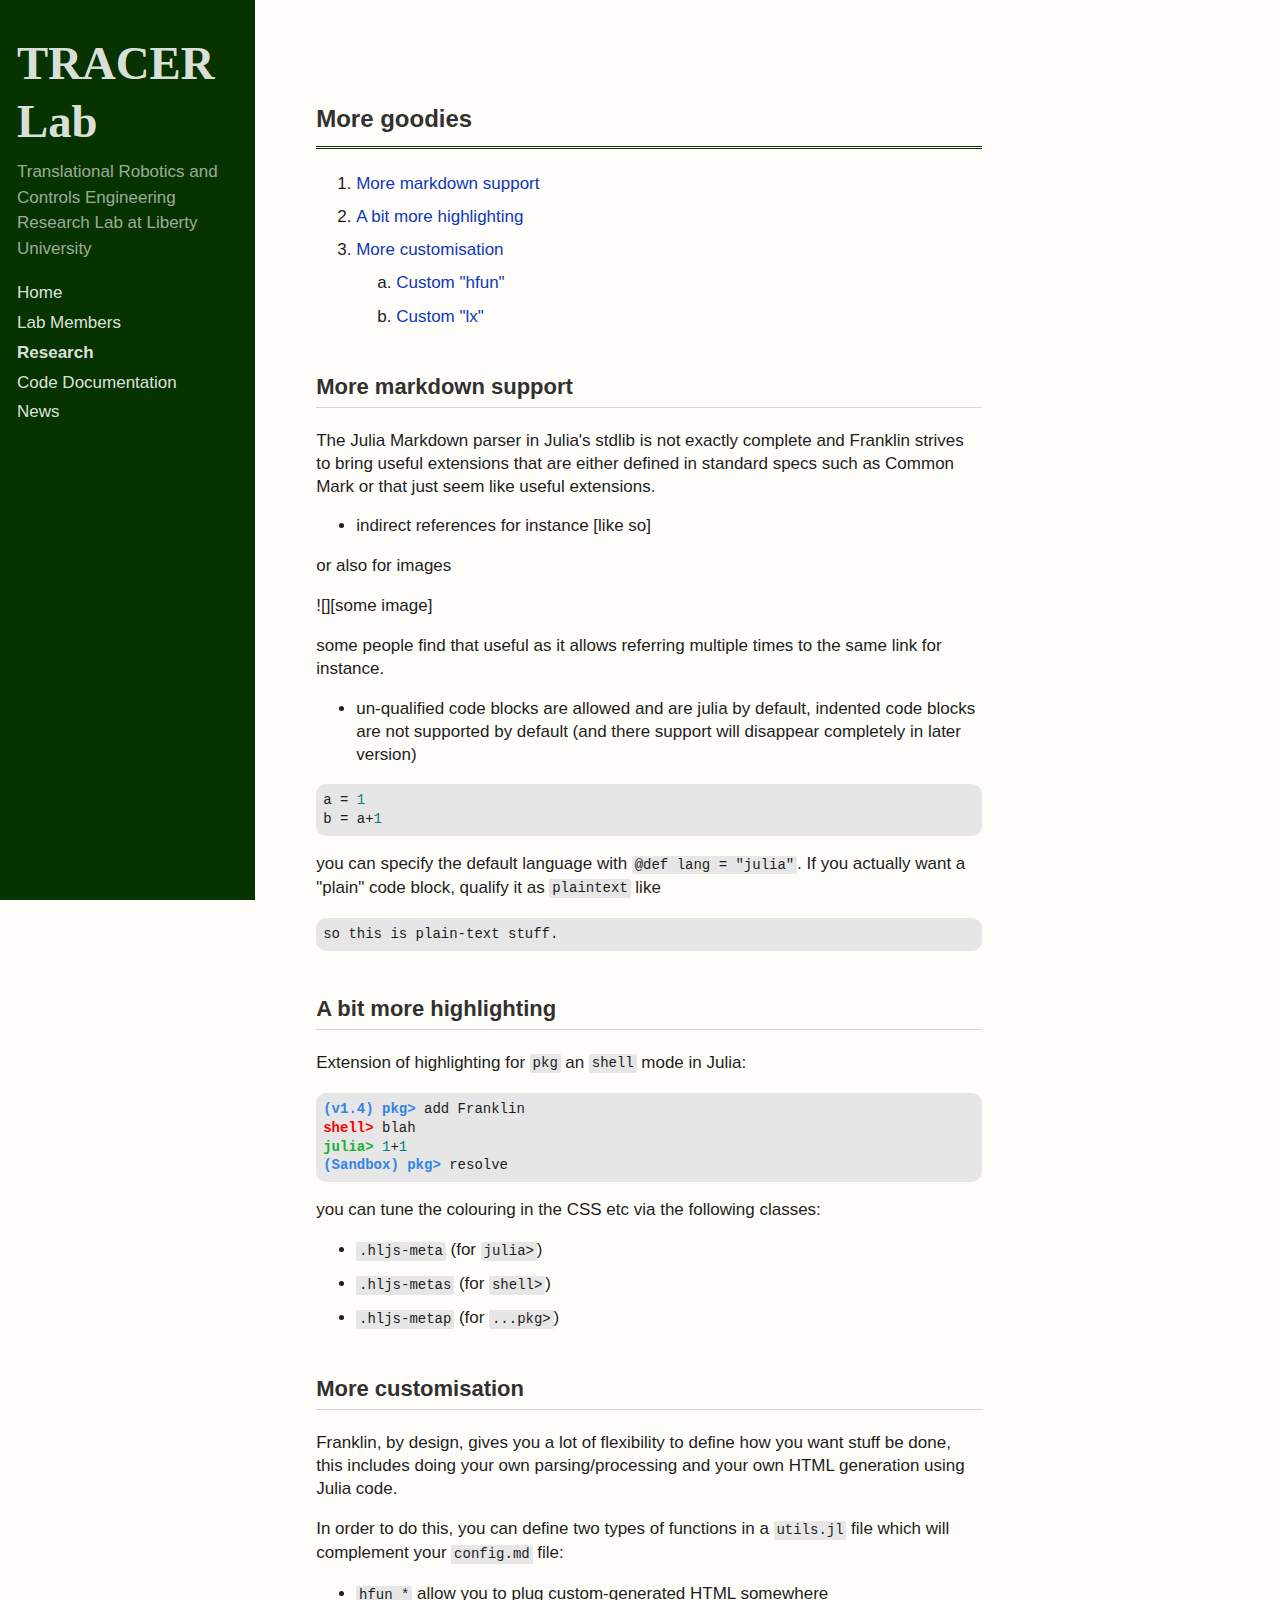
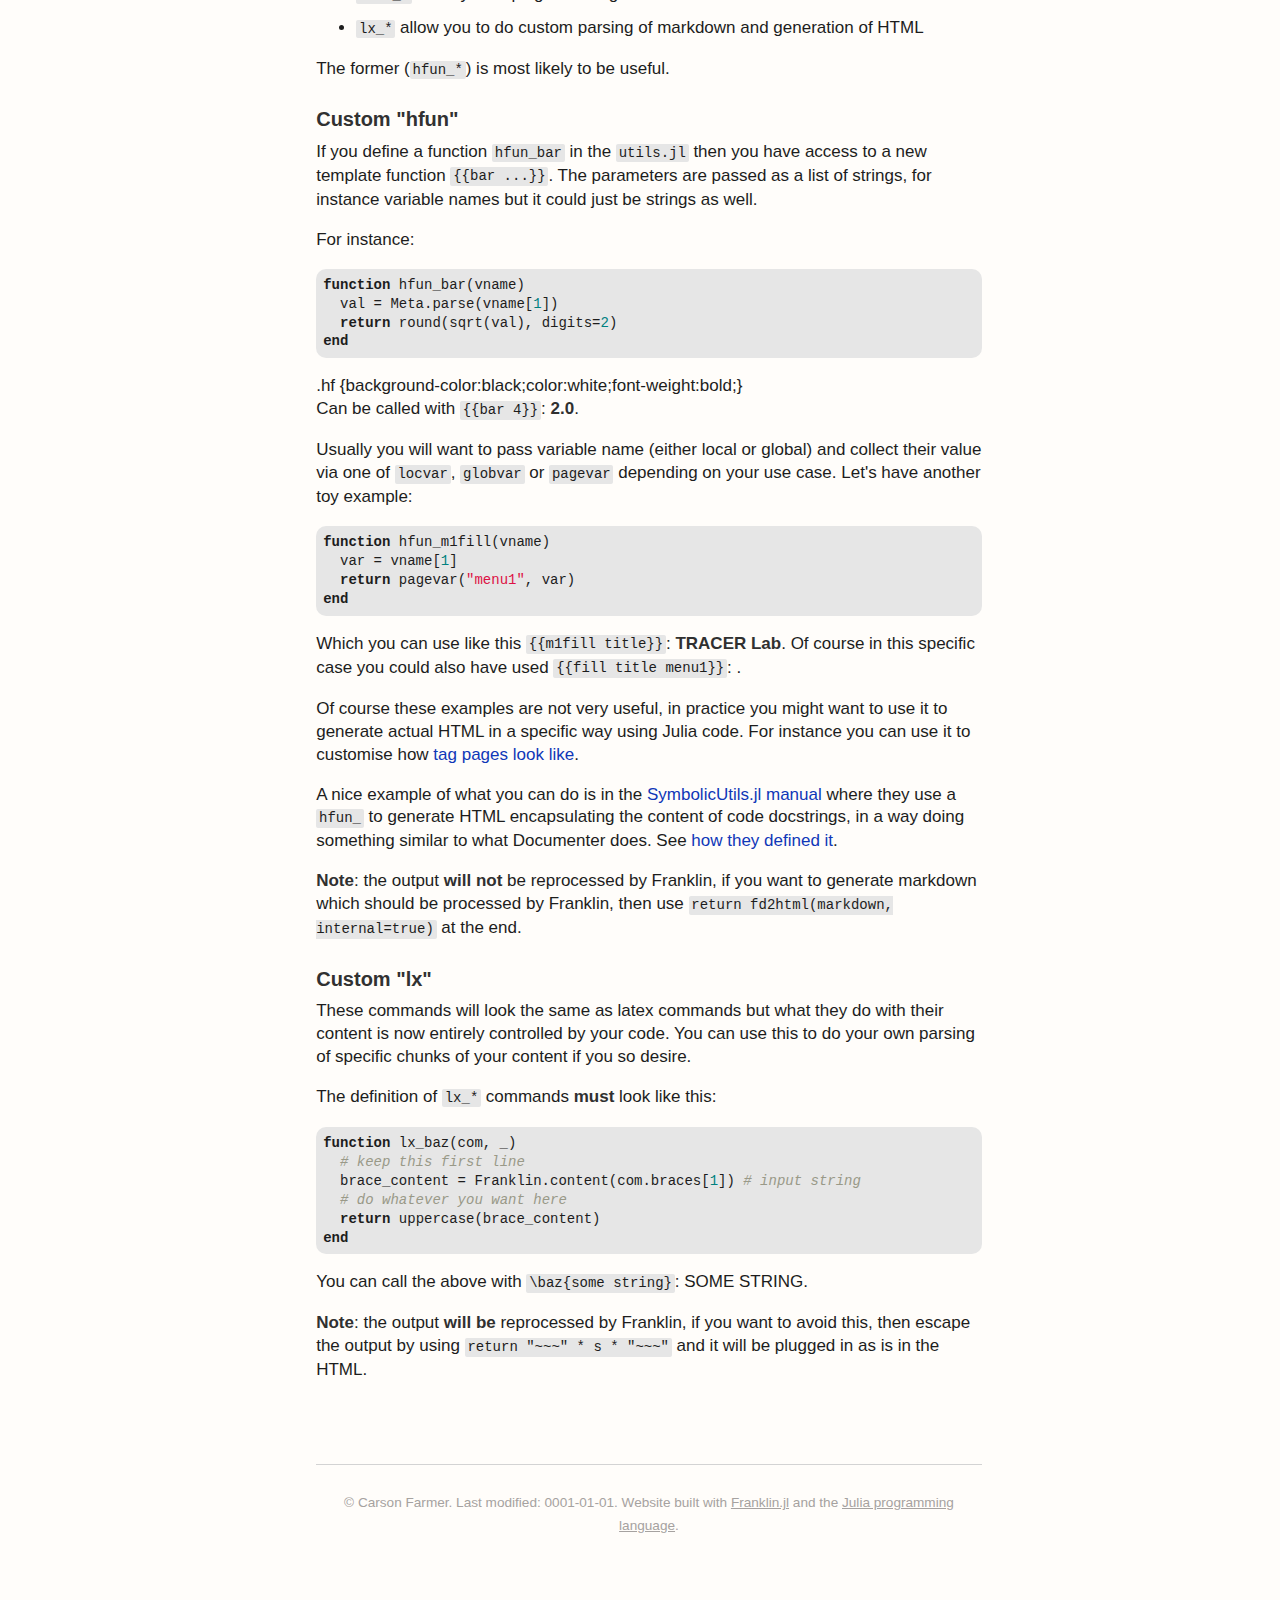
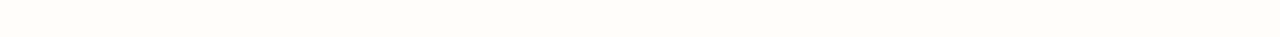
<file: research/index.html>
<!doctype html> <html lang=en > <meta charset=UTF-8 > <meta name=viewport  content="width=device-width, initial-scale=1"> <link rel=stylesheet  href="/libs/highlight/github.min.css"> <link rel=stylesheet  href="/css/franklin.css"> <link rel=stylesheet  href="/css/poole_hyde.css"> <style> html {font-size: 17px;} .franklin-content {position: relative; padding-left: 8%; padding-right: 5%; line-height: 1.35em;} @media (min-width: 940px) { .franklin-content {width: 100%; margin-left: auto; margin-right: auto;} } @media (max-width: 768px) { .franklin-content {padding-left: 6%; padding-right: 6%;} } </style> <link rel=icon  href="/assets/favicon.png"> <title>More goodies</title> <div class=sidebar > <div class="container sidebar-sticky"> <div class=sidebar-about > <h1><a href="/">TRACER <br> Lab</a></h1> <p class=lead >Translational Robotics and Controls Engineering Research Lab at Liberty University</p> </div> <nav class=sidebar-nav > <a class="sidebar-nav-item " href="/">Home</a> <a class="sidebar-nav-item " href="/members/">Lab Members</a> <a class="sidebar-nav-item active" href="/research/">Research </a> <a class="sidebar-nav-item " href="/docs/">Code Documentation</a> <a class="sidebar-nav-item " href="/news/">News</a> </nav> </div> </div> <div class="content container"> <div class=franklin-content ><h1 id=more_goodies ><a href="#more_goodies" class=header-anchor >More goodies</a></h1> <div class=franklin-toc ><ol><li><a href="#more_markdown_support">More markdown support</a><li><a href="#a_bit_more_highlighting">A bit more highlighting</a><li><a href="#more_customisation">More customisation</a><ol><li><a href="#custom_hfun">Custom &quot;hfun&quot;</a><li><a href="#custom_lx">Custom &quot;lx&quot;</a></ol></ol></div> <h2 id=more_markdown_support ><a href="#more_markdown_support" class=header-anchor >More markdown support</a></h2> <p>The Julia Markdown parser in Julia&#39;s stdlib is not exactly complete and Franklin strives to bring useful extensions that are either defined in standard specs such as Common Mark or that just seem like useful extensions.</p> <ul> <li><p>indirect references for instance &#91;like so&#93;</p> </ul> <p> or also for images</p> <p>&#33;&#91;&#93;&#91;some image&#93;</p> <p>some people find that useful as it allows referring multiple times to the same link for instance.</p> <ul> <li><p>un-qualified code blocks are allowed and are julia by default, indented code blocks are not supported by default &#40;and there support will disappear completely in later version&#41;</p> </ul> <pre><code class="julia hljs">a = <span class=hljs-number >1</span>
b = a+<span class=hljs-number >1</span></code></pre> <p>you can specify the default language with <code>@def lang &#61; &quot;julia&quot;</code>. If you actually want a &quot;plain&quot; code block, qualify it as <code>plaintext</code> like</p> <pre><code class="plaintext hljs">so this is plain-text stuff.</code></pre>
<h2 id=a_bit_more_highlighting ><a href="#a_bit_more_highlighting" class=header-anchor >A bit more highlighting</a></h2>
<p>Extension of highlighting for <code>pkg</code> an <code>shell</code> mode in Julia:</p>
<pre><code class="julia-repl hljs"><span class=hljs-metap>(v1.4) pkg&gt;</span> add Franklin
<span class=hljs-metas>shell&gt;</span> blah
<span class=hljs-meta >julia&gt;</span><span class=language-julia > <span class=hljs-number >1</span>+<span class=hljs-number >1</span>
</span><span class=hljs-metap>(Sandbox) pkg&gt;</span> resolve</code></pre>
<p>you can tune the colouring in the CSS etc via the following classes:</p>
<ul>
<li><p><code>.hljs-meta</code> &#40;for <code>julia&gt;</code>&#41;</p>

<li><p><code>.hljs-metas</code> &#40;for <code>shell&gt;</code>&#41;</p>

<li><p><code>.hljs-metap</code> &#40;for <code>...pkg&gt;</code>&#41;</p>

</ul>
<h2 id=more_customisation ><a href="#more_customisation" class=header-anchor >More customisation</a></h2>
<p>Franklin, by design, gives you a lot of flexibility to define how you want stuff be done, this includes doing your own parsing/processing and your own HTML generation using Julia code.</p>
<p>In order to do this, you can define two types of functions in a <code>utils.jl</code> file which will complement your <code>config.md</code> file:</p>
<ul>
<li><p><code>hfun_*</code> allow you to plug custom-generated HTML somewhere</p>

<li><p><code>lx_*</code> allow you to do custom parsing of markdown and generation of HTML</p>

</ul>
<p>The former &#40;<code>hfun_*</code>&#41; is most likely to be useful.</p>
<h3 id=custom_hfun ><a href="#custom_hfun" class=header-anchor >Custom &quot;hfun&quot;</a></h3>
<p>If you define a function <code>hfun_bar</code> in the <code>utils.jl</code> then you have access to a new template function <code>&#123;&#123;bar ...&#125;&#125;</code>. The parameters are passed as a list of strings, for instance variable names but it  could just be strings as well.</p>
<p>For instance:</p>
<pre><code class="julia hljs"><span class=hljs-keyword >function</span> hfun_bar(vname)
  val = Meta.parse(vname[<span class=hljs-number >1</span>])
  <span class=hljs-keyword >return</span> round(sqrt(val), digits=<span class=hljs-number >2</span>)
<span class=hljs-keyword >end</span></code></pre>

.hf {background-color:black;color:white;font-weight:bold;}

<p>Can be called with <code>&#123;&#123;bar 4&#125;&#125;</code>: <strong>2.0</strong>.</p>
<p>Usually you will want to pass variable name &#40;either local or global&#41; and collect their value via one of <code>locvar</code>, <code>globvar</code> or <code>pagevar</code> depending on your use case. Let&#39;s have another toy example:</p>
<pre><code class="julia hljs"><span class=hljs-keyword >function</span> hfun_m1fill(vname)
  var = vname[<span class=hljs-number >1</span>]
  <span class=hljs-keyword >return</span> pagevar(<span class=hljs-string >&quot;menu1&quot;</span>, var)
<span class=hljs-keyword >end</span></code></pre>
<p>Which you can use like this <code>&#123;&#123;m1fill title&#125;&#125;</code>: <strong>TRACER Lab</strong>. Of course  in this specific case you could also have used <code>&#123;&#123;fill title menu1&#125;&#125;</code>: <strong></strong>.</p>
<p>Of course these examples are not very useful, in practice you might want to use it to generate actual HTML in a specific way using Julia code. For instance you can use it to customise how <a href="/menu3/#customising_tag_pages">tag pages look like</a>.</p>
<p>A nice example of what you can do is in the <a href="https://juliasymbolics.github.io/SymbolicUtils.jl/api/">SymbolicUtils.jl manual</a> where they use a <code>hfun_</code> to generate HTML encapsulating the content of code docstrings, in a way doing something similar to what Documenter does. See <a href="https://github.com/JuliaSymbolics/SymbolicUtils.jl/blob/website/utils.jl">how they defined it</a>.</p>
<p><strong>Note</strong>: the  output <strong>will not</strong> be reprocessed by Franklin, if you want to generate markdown which should be processed by Franklin, then use <code>return fd2html&#40;markdown, internal&#61;true&#41;</code> at the end.</p>
<h3 id=custom_lx ><a href="#custom_lx" class=header-anchor >Custom &quot;lx&quot;</a></h3>
<p>These commands will look the same as latex commands but what they do with their content is now entirely controlled by your code. You can use this to do your own parsing of specific chunks of your content if you so desire.</p>
<p>The definition of <code>lx_*</code> commands <strong>must</strong> look like this:</p>
<pre><code class="julia hljs"><span class=hljs-keyword >function</span> lx_baz(com, _)
  <span class=hljs-comment ># keep this first line</span>
  brace_content = Franklin.content(com.braces[<span class=hljs-number >1</span>]) <span class=hljs-comment ># input string</span>
  <span class=hljs-comment ># do whatever you want here</span>
  <span class=hljs-keyword >return</span> uppercase(brace_content)
<span class=hljs-keyword >end</span></code></pre>
<p>You can call the above with <code>\baz&#123;some string&#125;</code>: SOME STRING.</p>
<p><strong>Note</strong>: the output <strong>will be</strong> reprocessed by Franklin, if you want to avoid this, then escape the output by using <code>return &quot;~~~&quot; * s * &quot;~~~&quot;</code> and it will be plugged  in as is in the HTML.</p>
<div class=page-foot >
  <div class=copyright >
    &copy; Carson Farmer. Last modified: 0001-01-01. Website built with <a href="https://github.com/tlienart/Franklin.jl">Franklin.jl</a> and the <a href="https://julialang.org">Julia programming language</a>.
  </div>
</div>
</div>
    </div>
</file>
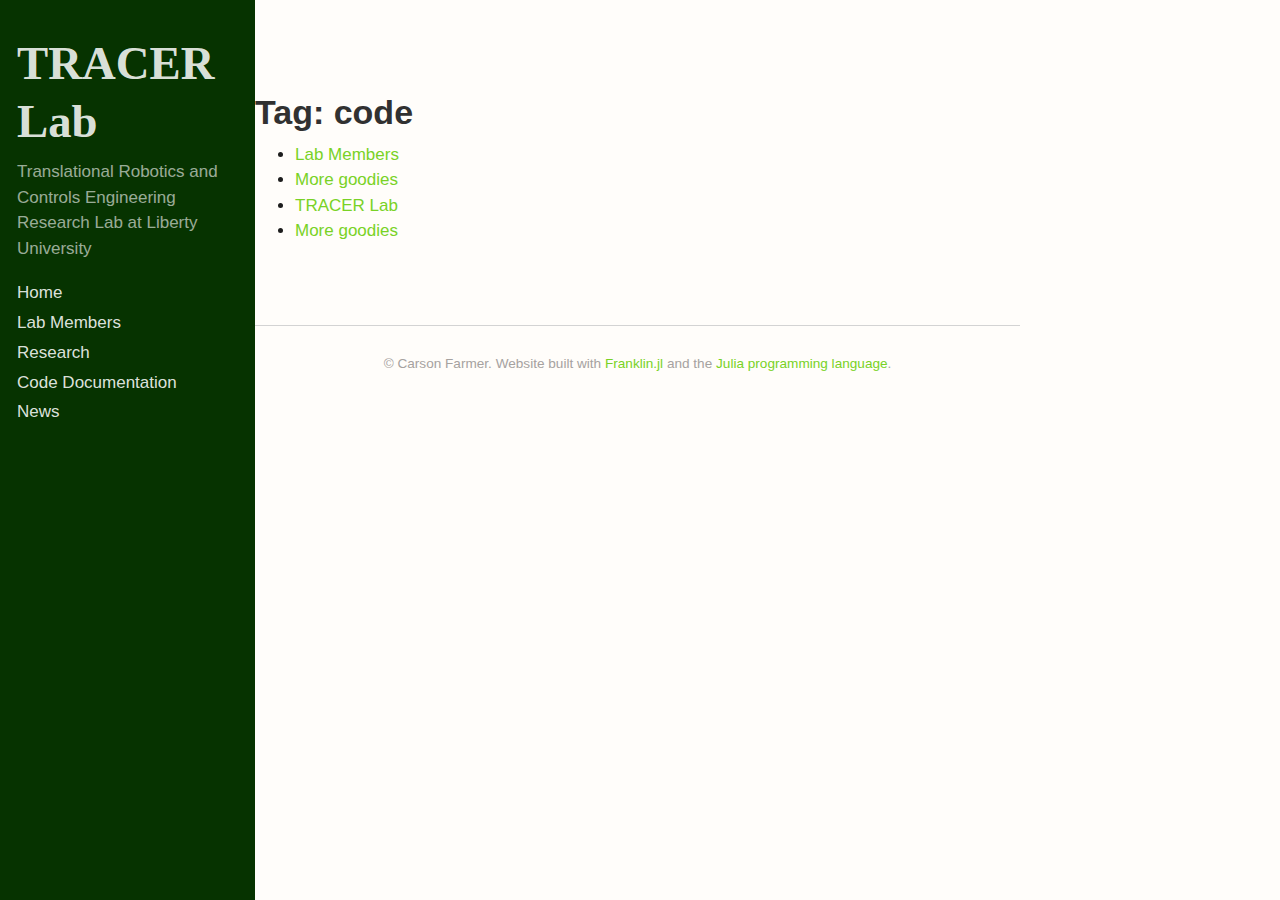
<file: tag/code/index.html>
<!doctype html> <html lang=en > <meta charset=UTF-8 > <meta name=viewport  content="width=device-width, initial-scale=1"> <link rel=stylesheet  href="/css/franklin.css"> <link rel=stylesheet  href="/css/poole_hyde.css"> <style> html {font-size: 17px;} .franklin-content {position: relative; padding-left: 8%; padding-right: 5%; line-height: 1.35em;} @media (min-width: 940px) { .franklin-content {width: 100%; margin-left: auto; margin-right: auto;} } @media (max-width: 768px) { .franklin-content {padding-left: 6%; padding-right: 6%;} } </style> <link rel=icon  href="/assets/favicon.png"> <title>Tag: code</title> <div class=sidebar > <div class="container sidebar-sticky"> <div class=sidebar-about > <h1><a href="/">TRACER <br> Lab</a></h1> <p class=lead >Translational Robotics and Controls Engineering Research Lab at Liberty University</p> </div> <nav class=sidebar-nav > <a class="sidebar-nav-item " href="/">Home</a> <a class="sidebar-nav-item " href="/members/">Lab Members</a> <a class="sidebar-nav-item " href="/research/">Research </a> <a class="sidebar-nav-item " href="/docs/">Code Documentation</a> <a class="sidebar-nav-item " href="/news/">News</a> </nav> </div> </div> <div class="content container"> <div class=""> <h1>Tag: code</h1> <ul><li><a href="/members/">Lab Members</a><li><a href="/research/">More goodies</a><li><a href="/">TRACER Lab</a><li><a href="/news/">More goodies</a></ul> <div class=page-foot > <div class=copyright > &copy; Carson Farmer. Website built with <a href="https://github.com/tlienart/Franklin.jl">Franklin.jl</a> and the <a href="https://julialang.org">Julia programming language</a>. </div> </div> </div>
</file>
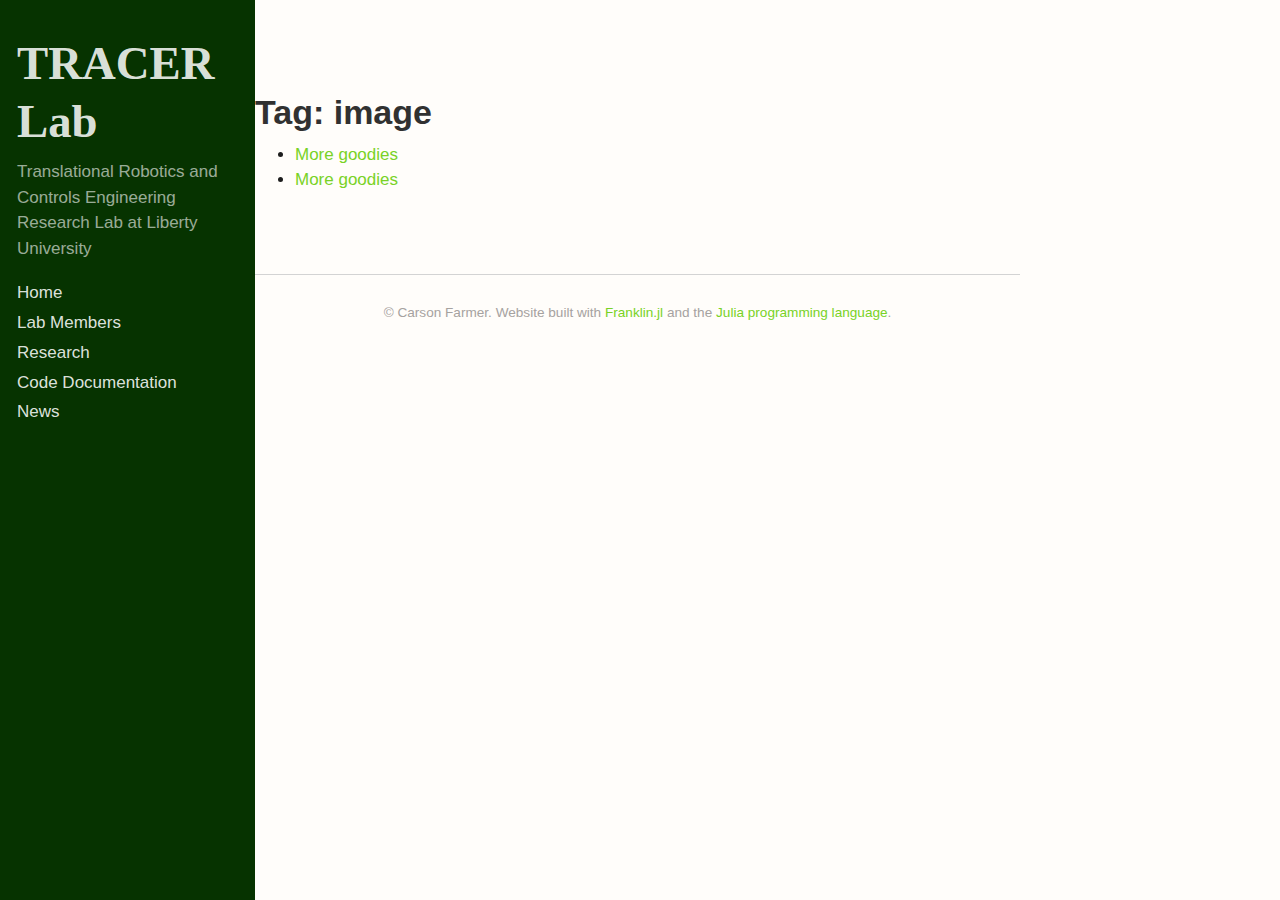
<file: tag/image/index.html>
<!doctype html> <html lang=en > <meta charset=UTF-8 > <meta name=viewport  content="width=device-width, initial-scale=1"> <link rel=stylesheet  href="/css/franklin.css"> <link rel=stylesheet  href="/css/poole_hyde.css"> <style> html {font-size: 17px;} .franklin-content {position: relative; padding-left: 8%; padding-right: 5%; line-height: 1.35em;} @media (min-width: 940px) { .franklin-content {width: 100%; margin-left: auto; margin-right: auto;} } @media (max-width: 768px) { .franklin-content {padding-left: 6%; padding-right: 6%;} } </style> <link rel=icon  href="/assets/favicon.png"> <title>Tag: image</title> <div class=sidebar > <div class="container sidebar-sticky"> <div class=sidebar-about > <h1><a href="/">TRACER <br> Lab</a></h1> <p class=lead >Translational Robotics and Controls Engineering Research Lab at Liberty University</p> </div> <nav class=sidebar-nav > <a class="sidebar-nav-item " href="/">Home</a> <a class="sidebar-nav-item " href="/members/">Lab Members</a> <a class="sidebar-nav-item " href="/research/">Research </a> <a class="sidebar-nav-item " href="/docs/">Code Documentation</a> <a class="sidebar-nav-item " href="/news/">News</a> </nav> </div> </div> <div class="content container"> <div class=""> <h1>Tag: image</h1> <ul><li><a href="/research/">More goodies</a><li><a href="/news/">More goodies</a></ul> <div class=page-foot > <div class=copyright > &copy; Carson Farmer. Website built with <a href="https://github.com/tlienart/Franklin.jl">Franklin.jl</a> and the <a href="https://julialang.org">Julia programming language</a>. </div> </div> </div>
</file>
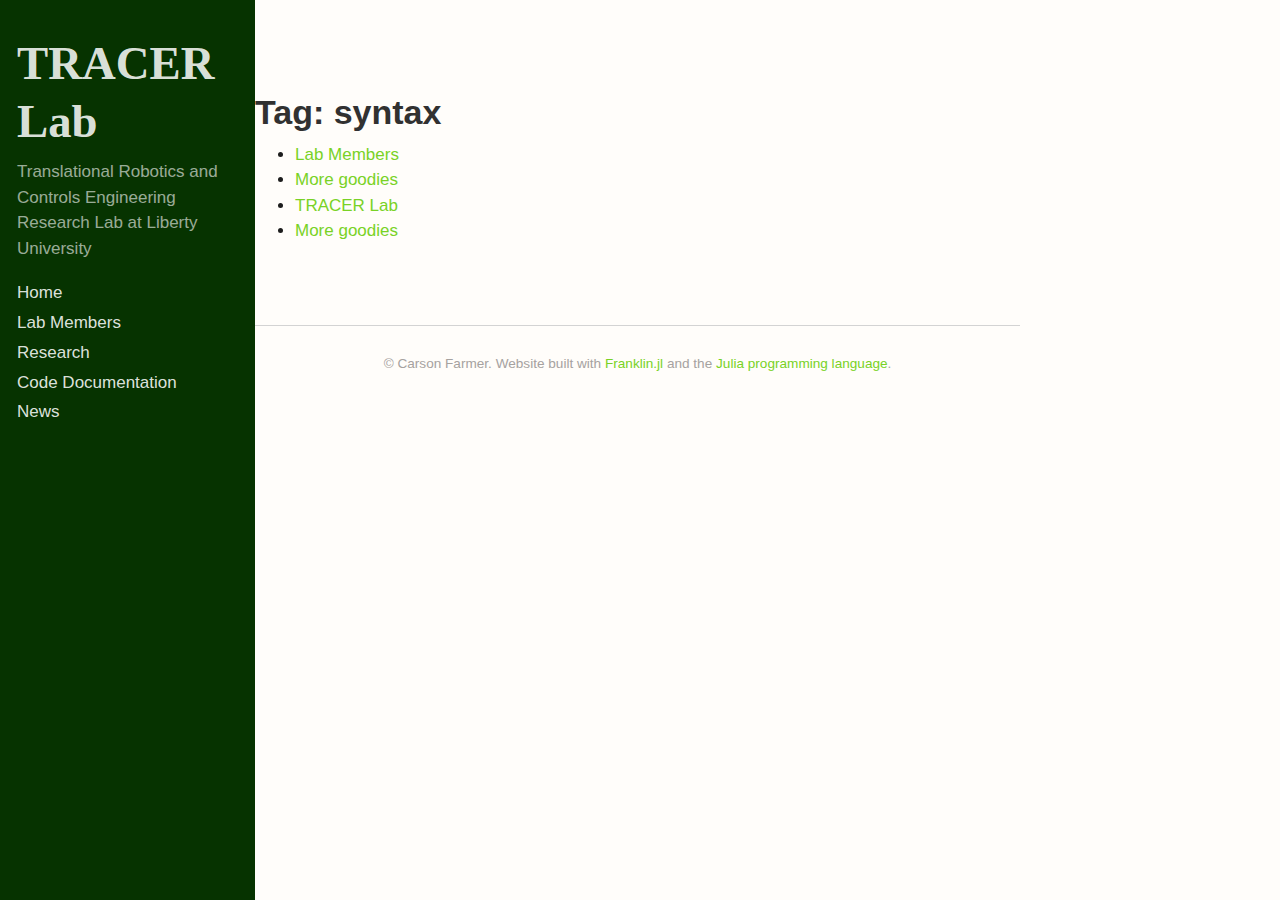
<file: tag/syntax/index.html>
<!doctype html> <html lang=en > <meta charset=UTF-8 > <meta name=viewport  content="width=device-width, initial-scale=1"> <link rel=stylesheet  href="/css/franklin.css"> <link rel=stylesheet  href="/css/poole_hyde.css"> <style> html {font-size: 17px;} .franklin-content {position: relative; padding-left: 8%; padding-right: 5%; line-height: 1.35em;} @media (min-width: 940px) { .franklin-content {width: 100%; margin-left: auto; margin-right: auto;} } @media (max-width: 768px) { .franklin-content {padding-left: 6%; padding-right: 6%;} } </style> <link rel=icon  href="/assets/favicon.png"> <title>Tag: syntax</title> <div class=sidebar > <div class="container sidebar-sticky"> <div class=sidebar-about > <h1><a href="/">TRACER <br> Lab</a></h1> <p class=lead >Translational Robotics and Controls Engineering Research Lab at Liberty University</p> </div> <nav class=sidebar-nav > <a class="sidebar-nav-item " href="/">Home</a> <a class="sidebar-nav-item " href="/members/">Lab Members</a> <a class="sidebar-nav-item " href="/research/">Research </a> <a class="sidebar-nav-item " href="/docs/">Code Documentation</a> <a class="sidebar-nav-item " href="/news/">News</a> </nav> </div> </div> <div class="content container"> <div class=""> <h1>Tag: syntax</h1> <ul><li><a href="/members/">Lab Members</a><li><a href="/research/">More goodies</a><li><a href="/">TRACER Lab</a><li><a href="/news/">More goodies</a></ul> <div class=page-foot > <div class=copyright > &copy; Carson Farmer. Website built with <a href="https://github.com/tlienart/Franklin.jl">Franklin.jl</a> and the <a href="https://julialang.org">Julia programming language</a>. </div> </div> </div>
</file>
<file: css/franklin.css>
@charset "utf-8"; :root{--block-background:hsl(0,0%,90%);--output-background:hsl(0,0%,98%);--small:14px;--normal:19px;--text-color:hsv(0,0%,20%)}html{font-family:Helvetica,Arial,sans-serif;font-size:var(--normal);color:var(--text-color)}.franklin-content .row{display:block}.franklin-content .left{float:left;margin-right:15px}.franklin-content .right{float:right}.franklin-content .container img{width:auto;padding-left:0;border-radius:10px}.franklin-content .footnote{position:relative;top:-0.5em;font-size:70%}.franklin-content .page-foot a{text-decoration:none;color:#a6a2a0;text-decoration:underline}.page-foot{font-size:80%;font-family:Arial,serif;color:#a6a2a0;text-align:center;margin-top:6em;border-top:1px solid lightgrey;padding-top:2em;margin-bottom:4em}.franklin-toc li{margin:.6rem 0}.franklin-content{position:relative;padding-left:12.5%;padding-right:12.5%;line-height:1.35em}@media (min-width:940px){.franklin-content{width:705px;margin-left:auto;margin-right:auto}}@media (max-width:480px){.franklin-content{padding-left:6%;padding-right:6%}}.franklin-content h1{font-size:24px}.franklin-content h2{font-size:22px}.franklin-content h3{font-size:20px}.franklin-content h1,h2,h3,h4,h5,h6{text-align:left}.franklin-content h1{padding-bottom:.5em;border-bottom:3px double #063300;margin-top:1.5em;margin-bottom:1em}.franklin-content h2{padding-bottom:.3em;border-bottom:1px solid lightgrey;margin-top:2em;margin-bottom:1em}.franklin-content h1 a{color:inherit}.franklin-content h1 a:hover{text-decoration:none}.franklin-content h2 a{color:inherit}.franklin-content h2 a:hover{text-decoration:none}.franklin-content h3 a{color:inherit}.franklin-content h3 a:hover{text-decoration:none}.franklin-content h4 a{color:inherit}.franklin-content h4 a:hover{text-decoration:none}.franklin-content h5 a{color:inherit}.franklin-content h5 a:hover{text-decoration:none}.franklin-content h6 a{color:inherit}.franklin-content h6 a:hover{text-decoration:none}.franklin-content table{margin-left:auto;margin-right:auto;border-collapse:collapse;text-align:center}.franklin-toc ol ol{list-style-type:lower-alpha}.franklin-content th,td{font-size:var(--small);padding:10px;border:1px solid black}.franklin-content blockquote{background:var(--block-background);border-left:7px solid #a8a8a8;margin:1.5em 10px;padding:.5em 10px;font-style:italic}.franklin-content blockquote p{display:inline}.franklin-content li p{margin:10px 0}.franklin-content a{color:#0f37b8;text-decoration:none}.franklin-content a:hover{text-decoration:underline}.franklin-content .eqref a{color:green}.franklin-content .bibref a{color:green}.franklin-content sup{font-size:70%;vertical-align:super;line-height:0}.franklin-content table.fndef{margin:0;margin-bottom:10px}.franklin-content .fndef tr,td{padding:0;border:0;text-align:left}.franklin-content .fndef tr{border-left:2px solid lightgray}.franklin-content .fndef td.fndef-backref{vertical-align:top;font-size:70%;padding-left:5px}.franklin-content .fndef td.fndef-content{font-size:80%;padding-left:10px;width:100%}.franklin-content img{width:70%;text-align:center;padding-left:10%}.franklin-content .img-small img{width:50%;text-align:center;padding-left:20%}body{counter-reset:eqnum}.katex{font-size:1em !important}.katex-display .katex{display:inline-block;white-space:normal}.katex-display::after{counter-increment:eqnum;content:"(" counter(eqnum) ")";position:relative;float:right;padding-right:5px}.nonumber .katex-display::after{counter-increment:nothing;content:""}code{background-color:var(--block-background);padding:.1em .2em;border-radius:2px;font-size:var(--small)}.hljs{font-size:var(--small);line-height:1.35em;border-radius:10px}.hljs-meta,.hljs-metas,.hljs-metap{font-weight:bold}.hljs-meta{color:#19b333}.hljs-metas{color:red}.hljs-metap{color:#3383e7}.code-output{background:var(--output-background);border:1px dashed #dbdbdb}.franklin-content .colbox-blue{background-color:#eef3f5;padding-top:5px;padding-right:10px;padding-left:10px;padding-bottom:5px;margin-left:5px;margin-top:5px;margin-bottom:5px;border-radius:0 10px 10px 0;border-left:5px solid #1c6200}
</file>
<file: css/poole_hyde.css>
@charset "utf-8"; *{-webkit-box-sizing:border-box;-moz-box-sizing:border-box;box-sizing:border-box}html,body{margin:0;padding:0}html{font-family:"Helvetica Neue",Helvetica,Arial,sans-serif;font-size:16px;line-height:1.5}@media (min-width:38em){html{font-size:20px}}body{color:#1d1d1d;background-color:#fffdfa;-webkit-text-size-adjust:100%;-ms-text-size-adjust:100%}a{color:#79d226;text-decoration:none}a strong{color:inherit}a:hover,a:focus{text-decoration:underline}h1,h2,h3,h4,h5,h6{margin-bottom:.5rem;font-weight:bold;line-height:1.25;color:#313131;text-rendering:optimizeLegibility}h1{font-size:2rem}h2{margin-top:1rem;font-size:1.5rem}h3{margin-top:1.5rem;font-size:1.25rem}h4,h5,h6{margin-top:1rem;font-size:1rem}p{margin-top:0;margin-bottom:1rem}strong{color:#303030}ul,ol,dl{margin-top:0;margin-bottom:1rem}dt{font-weight:bold}dd{margin-bottom:.5rem}hr{position:relative;margin:1.5rem 0;border:0;border-top:1px solid #eee;border-bottom:1px solid #fff}abbr{font-size:85%;font-weight:bold;color:#555;text-transform:uppercase}abbr[title]{cursor:help;border-bottom:1px dotted #e5e5e5}blockquote{padding:.5rem 1rem;margin:.8rem 0;color:#7a7a7a;border-left:.25rem solid #e5e5e5}blockquote p:last-child{margin-bottom:0}@media (min-width:30em){blockquote{padding-right:5rem;padding-left:1.25rem}}img{display:block;max-width:100%;margin:0 0 1rem;border-radius:5px}table{margin-bottom:1rem;width:100%;border:1px solid #e5e5e5;border-collapse:collapse}td,th{padding:.25rem .5rem;border:1px solid #e5e5e5}tbody tr:nth-child(odd) td,tbody tr:nth-child(odd) th{background-color:#f9f9f9}html{font-family:"PT Sans",Helvetica,Arial,sans-serif}.sidebar{font-family:sans-serif;text-align:center;padding:2rem 1rem;color:rgba(255,255,255,0.603);background-color:#063300}@media (min-width:768px){.sidebar{position:fixed;top:0;left:0;bottom:0;width:15rem;text-align:left}}.sidebar a{color:rgba(255,255,255,0.87)}.sidebar-about h1{color:#dbffca;margin-top:0;font-family:"Abril Fatface",serif;font-size:2.75rem}.sidebar-nav{margin-bottom:1rem}.sidebar-nav-item{display:block;line-height:1.75}a.sidebar-nav-item:hover,a.sidebar-nav-item:focus{text-decoration:underline dotted}.sidebar-nav-item.active{font-weight:bold}.content{padding-top:4rem;padding-bottom:4rem}@media (min-width:768px){.content{max-width:45rem;margin-left:15rem;margin-right:2rem}}
</file>
<file: libs/highlight/github.min.css>
.hljs { display: block; font-size: 14px; line-height: 1.45em; overflow-x: auto; padding: 0.5em; color: var(--text-color); background: var(--block-background); }

.hljs-comment,
.hljs-quote { color: #998; font-style: italic; }

.hljs-keyword,
.hljs-selector-tag,
.hljs-subst { color: var(--text-color); font-weight: 700; }

.hljs-literal,
.hljs-number,
.hljs-tag .hljs-attr,
.hljs-template-variable,
.hljs-variable { color: teal; }

.hljs-doctag,
.hljs-string { color: #d14; }

.hljs-section,
.hljs-selector-id,
.hljs-title { color: #900; font-weight: 700; }
.hljs-subst { font-weight: 400; }

.hljs-class .hljs-title,
.hljs-type { color: #458; font-weight: 700; }

.hljs-attribute,
.hljs-name,
.hljs-tag { color: navy; font-weight: 400; }

.hljs-link,
.hljs-regexp { color: #009926; }

.hljs-bullet,
.hljs-symbol { color: #990073; }

.hljs-built_in,
.hljs-builtin-name { color: #0086b3; }
.hljs-meta { color: var(--text-color); font-weight: 700; }
.hljs-deletion { background: #fdd; }
.hljs-addition { background: #dfd; }
.hljs-emphasis { font-style: italic; }
.hljs-strong { font-weight: 700; }
</file>
